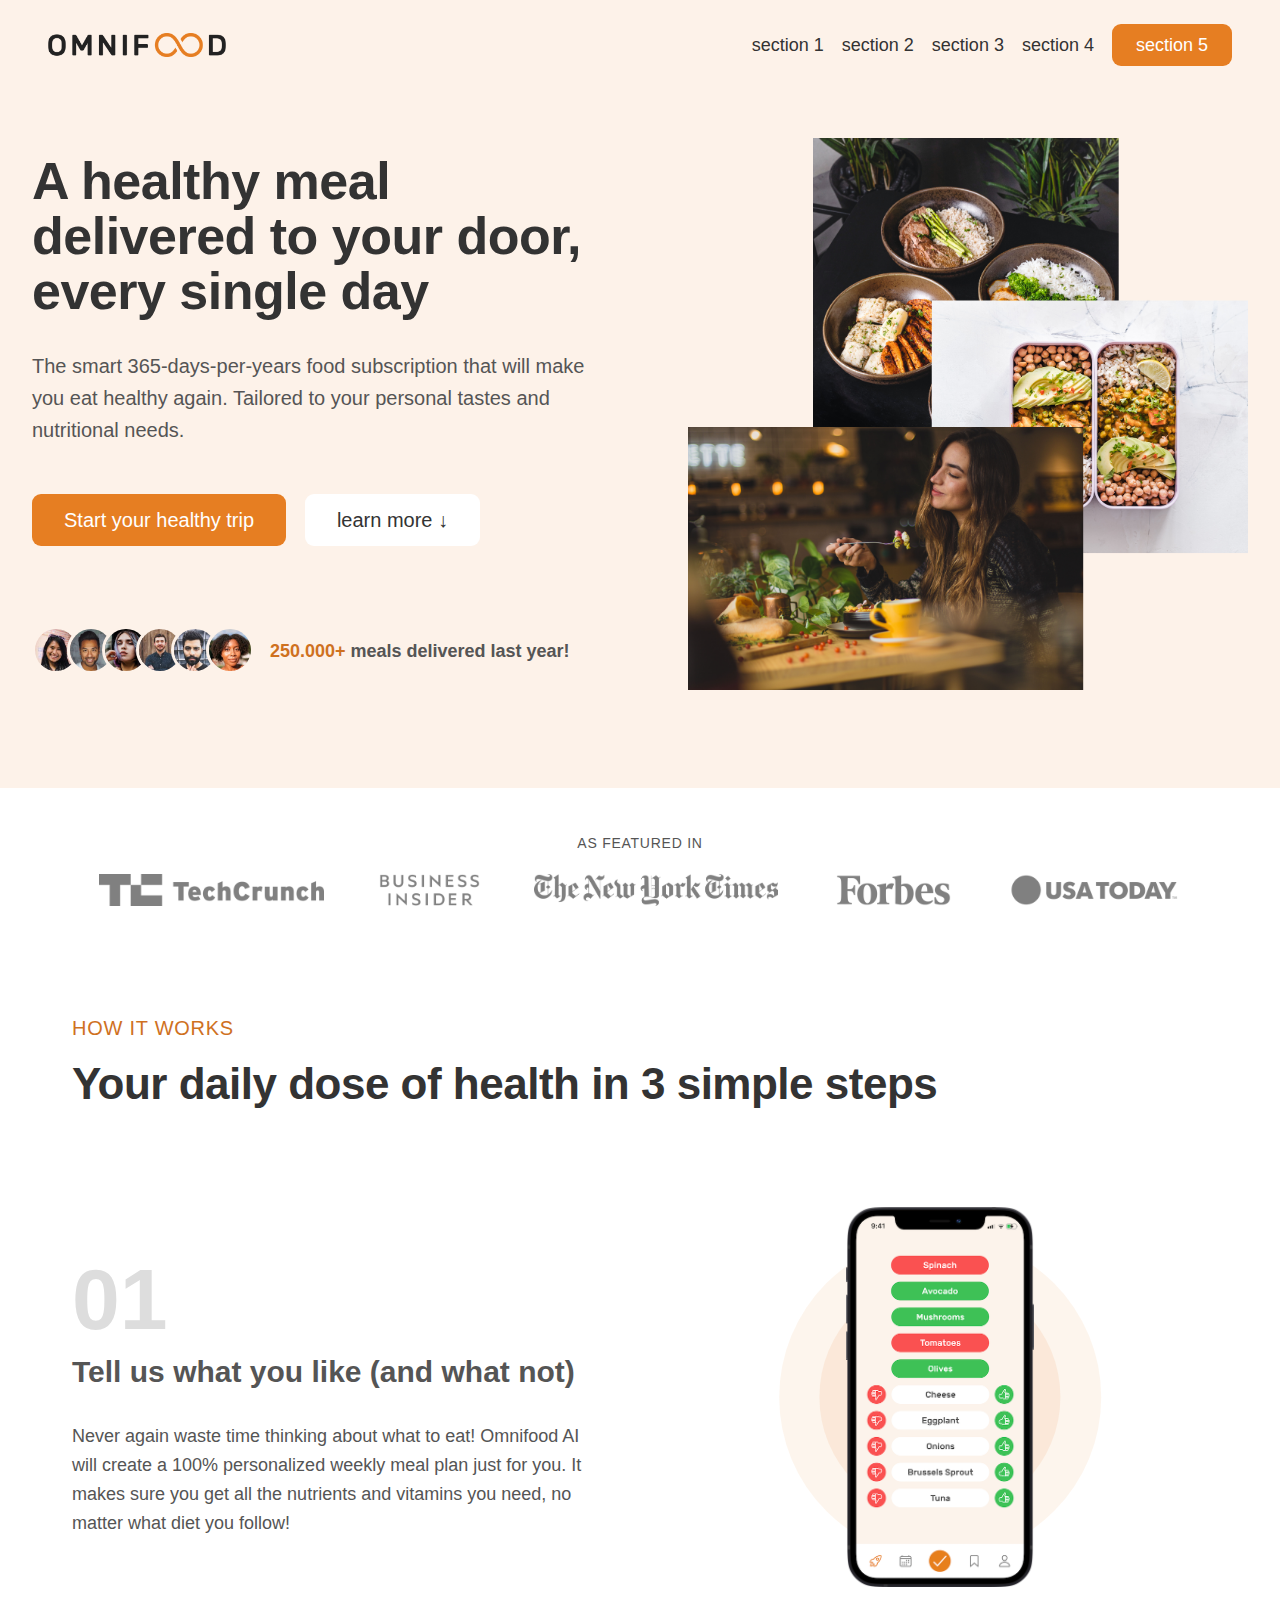
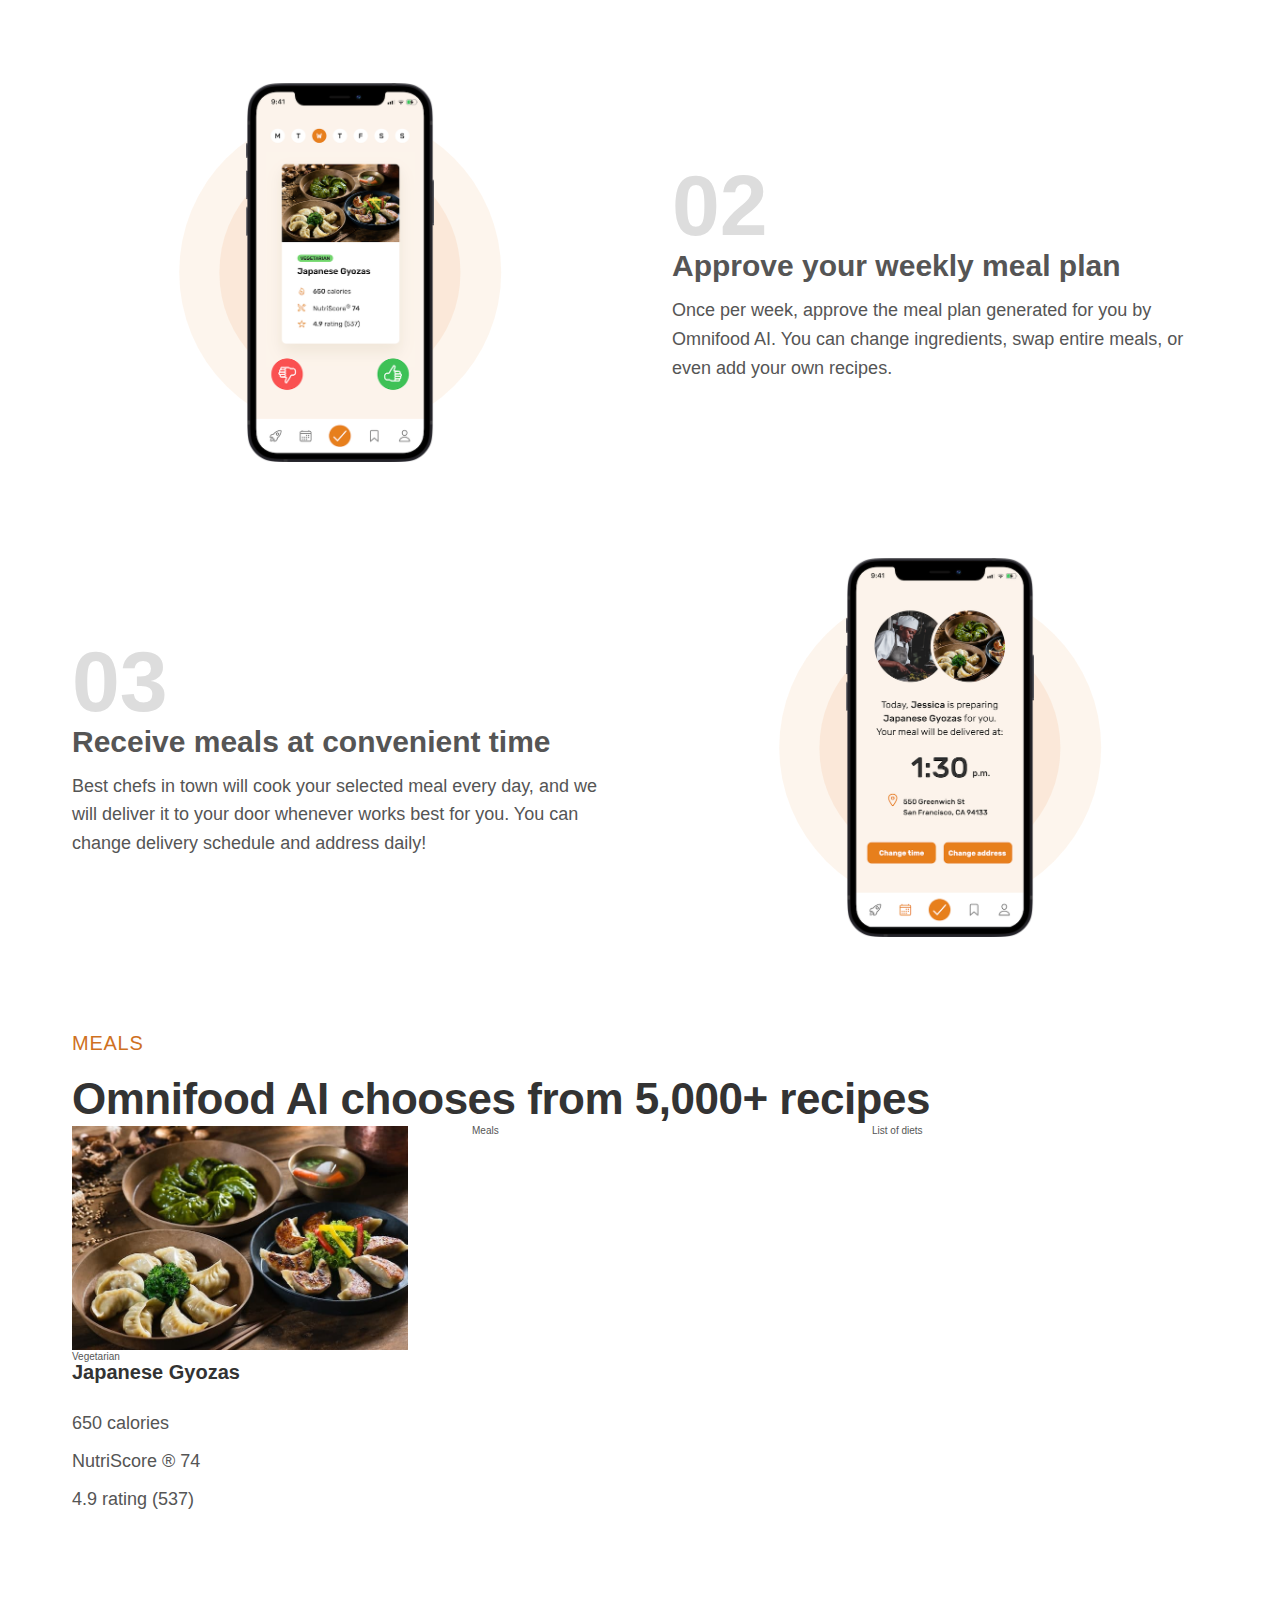
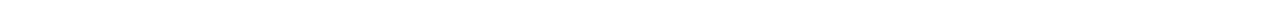
<file: 01_html_and_css/Ominfood_project/index.html>
<!DOCTYPE html>
<html lang="en">
  <head>
    <meta charset="UTF-8" />
    <meta name="viewport" content="width=device-width, initial-scale=1.0" />

    <link rel="stylesheet" href="css/library.css" />
    <link rel="stylesheet" href="css/style.css" />
    <title>Document</title>
  </head>
  <body>
    <!-- start the header  -->
    <header class="header">
      <img src="img/omnifood-logo.png" alt="omnifood-logo" class="logo" />
      <nav class="main-nav">
        <ul class="main-nav-list">
          <li><a href="#" class="main-nav-link">section 1</a></li>
          <li><a href="#" class="main-nav-link">section 2</a></li>
          <li><a href="#" class="main-nav-link">section 3</a></li>
          <li><a href="#" class="main-nav-link">section 4</a></li>
          <li><a href="#" class="main-nav-link nav-cta">section 5</a></li>
        </ul>
      </nav>
    </header>
    <!-- end the header  -->

    <!-- start the hero section  -->
    <main>
      <section class="hero-section">
        <div class="hero">
          <div class="hero-text-box">
            <h1 class="heading-primary mb-s">
              A healthy meal delivered to your door, every single day
            </h1>
            <p class="heading-description">
              The smart 365-days-per-years food subscription that will make you
              eat healthy again. Tailored to your personal tastes and
              nutritional needs.
            </p>
            <a href="#" class="btn btn-full mr-xs">Start your healthy trip</a>
            <a href="#" class="btn btn-outline">learn more &darr;</a>

            <div class="delivered-meals mt-xl">
              <div class="delivered-imgs">
                <img src="img/customers/customer-1.jpg" alt="Customer photo" />
                <img src="img/customers/customer-2.jpg" alt="Customer photo" />
                <img src="img/customers/customer-3.jpg" alt="Customer photo" />
                <img src="img/customers/customer-4.jpg" alt="Customer photo" />
                <img src="img/customers/customer-5.jpg" alt="Customer photo" />
                <img src="img/customers/customer-6.jpg" alt="Customer photo" />
              </div>
              <p class="delivered-text">
                <span>250.000+</span> meals delivered last year!
              </p>
            </div>
          </div>
          <div class="hero-img-box">
            <img src="img/hero.png" class="hero-img" alt="" />
          </div>
        </div>
      </section>
    </main>
    <!-- end the hero section -->

    <!-- Start Feature Section -->
    <section class="feature-section">
      <div class="container">
        <h2 class="feature-heading mb-xs">As featured in</h2>
        <div class="logos">
          <img src="img/logos/techcrunch.png" alt="techcrunch logo" />
          <img
            src="img/logos/business-insider.png"
            alt="Business Insider logo"
          />
          <img
            src="img/logos/the-new-york-times.png"
            alt="The New York Times logo"
          />
          <img src="img/logos/forbes.png" alt="Forbes logo" />
          <img src="img/logos/usa-today.png" alt="USA Today logo" />
        </div>
      </div>
    </section>
    <!-- End Feature Section -->

    <!-- Start how-it-work section -->
    <section class="how-section mt-xl">
      <div class="container">
        <span class="subheading">how it works</span>
        <h2 class="heading-secondary mb-xxl">
          Your daily dose of health in 3 simple steps
        </h2>
      </div>
      <div class="container grid grid-2-cols grid-center-v">
        <!--  Step 01 -->
        <div class="step-text-box">
          <p class="step-number mb-3">01</p>
          <h3 class="heading-ternairy mb-s">
            Tell us what you like (and what not)
          </h3>
          <p class="step-description">
            Never again waste time thinking about what to eat! Omnifood AI will
            create a 100% personalized weekly meal plan just for you. It makes
            sure you get all the nutrients and vitamins you need, no matter what
            diet you follow!
          </p>
        </div>
        <div class="step-img-box">
          <img
            src="img/app/app-screen-1.png"
            alt="tell us what you want "
            class="step-img"
          />
        </div>

        <!-- step 02 -->
        <div class="step-img-box">
          <img
            src="img/app/app-screen-2.png"
            alt="approve your weekly meal plan"
            class="step-img"
          />
        </div>
        <div class="step-text-box">
          <p class="step-number">02</p>
          <h3 class="heading-ternairy mb-3">Approve your weekly meal plan</h3>
          <p class="step-description">
            Once per week, approve the meal plan generated for you by Omnifood
            AI. You can change ingredients, swap entire meals, or even add your
            own recipes.
          </p>
        </div>

        <!--  Step 03-->
        <div class="step-text-box">
          <p class="step-number">03</p>
          <h3 class="heading-ternairy mb-3">
            Receive meals at convenient time
          </h3>
          <p class="step-description">
            Best chefs in town will cook your selected meal every day, and we
            will deliver it to your door whenever works best for you. You can
            change delivery schedule and address daily!
          </p>
        </div>
        <div class="step-img-box">
          <img
            src="img/app/app-screen-3.png"
            alt="recieve meals at convenient time"
            class="step-img"
          />
        </div>
      </div>
    </section>
    <!-- End how-it-work section  -->

    <!-- Start Meals Section -->
    <section class="meals-section">
      <div class="container">
        <span class="subheading">Meals</span>
        <h2 class="heading-secondary">
          Omnifood AI chooses from 5,000+ recipes
        </h2>
      </div>
      <div class="container grid grid-3-cols">
        <!-- meal-1 -->
        <div class="meal">
          <img
            src="img/meals/meal-1.jpg"
            class="meal-img"
            alt="Japanese Gyozas"
          />
          <span class="tag">Vegetarian</span>
          <p class="meal-title mb-s">Japanese Gyozas</p>
          <ul class="meal-attributes">
            <li class="meal-attribute">650 calories</li>
            <li class="meal-attribute">NutriScore &reg; 74</li>
            <li class="meal-attribute">4.9 rating (537)</li>
          </ul>
        </div>
        <!-- meal-2 -->
        <div class="meal">Meals</div>
        <div class="list">List of diets</div>
      </div>
    </section>
    <!-- End Meals Section -->

    <!-- Start Footer  -->
    <!-- End Footer  -->
  </body>
</html>
</file>
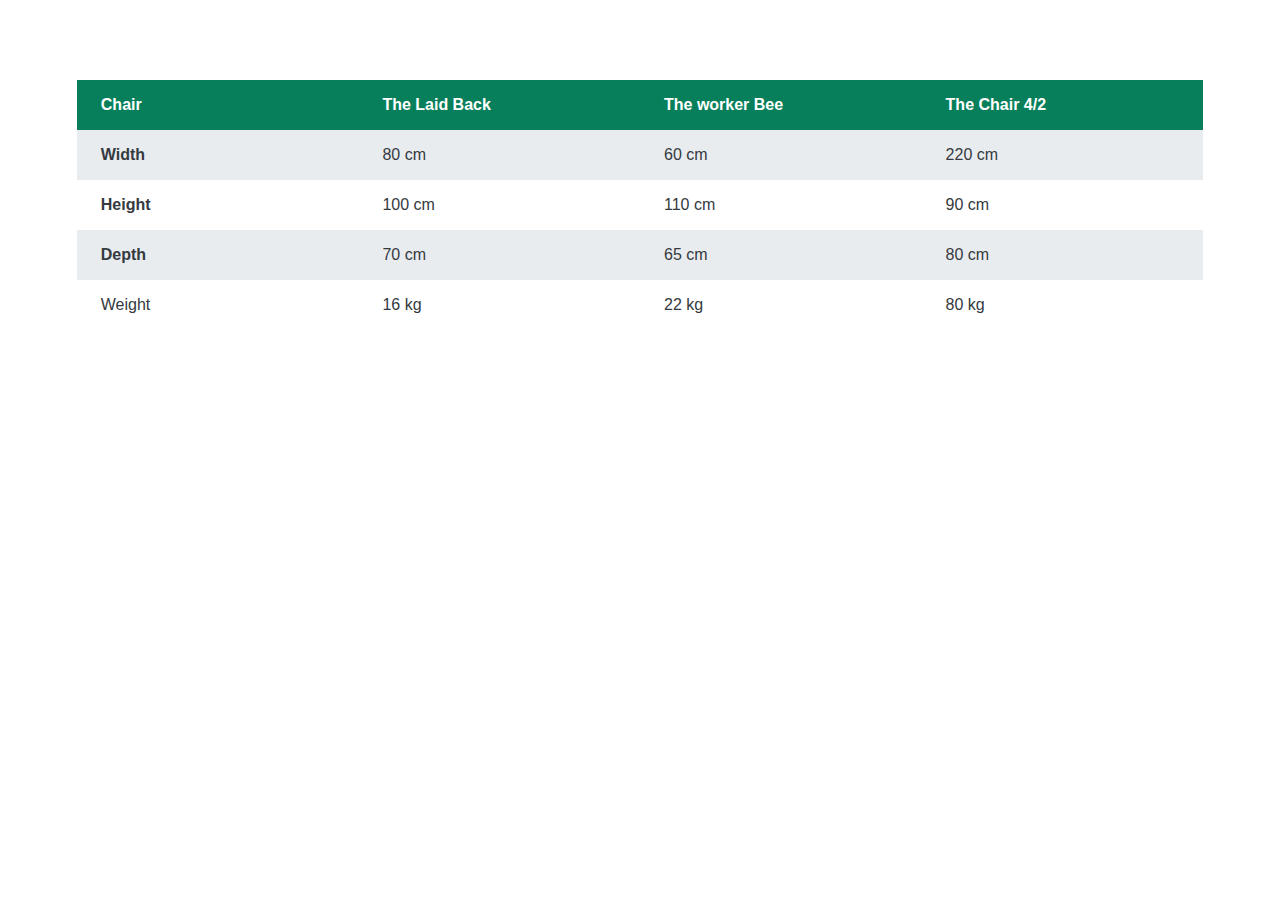
<file: 01_html_and_css/components/03_table/index.html>
<!DOCTYPE html>
<html lang="en">
  <head>
    <meta charset="UTF-8" />
    <meta name="viewport" content="width=device-width, initial-scale=1.0" />
    <link rel="stylesheet" href="./style.css" />
    <title>Table componenet</title>
  </head>
  <body>
    <div class="container">
      <!-- Start table  -->
      <table class="table">
        <thead >
          <tr>
            <th>Chair</th>
            <th>The Laid Back</th>
            <th>The worker Bee</th>
            <th>The Chair 4/2</th>
          </tr>
        </thead>
        <tbody >
          <tr>
            <th>Width</td>
            <td>80 cm</td>
            <td>60 cm</td>
            <td>220 cm</td>
          </tr>
          <tr >
            <th>Height</td>
            <td>100 cm</td>
            <td>110 cm</td>
            <td>90 cm</td>
          </tr>
          <tr >
            <th>Depth</td>
            <td>70 cm</td>
            <td>65 cm</td>
            <td>80 cm</td>
          </tr>
          <tr >
            <td>Weight</td>
            <td>16 kg</td>
            <td>22 kg</td>
            <td>80 kg</td>
          </tr>
        </tbody>
      </table>
      <!-- End Table  -->
    </div>
  </body>
</html>
</file>
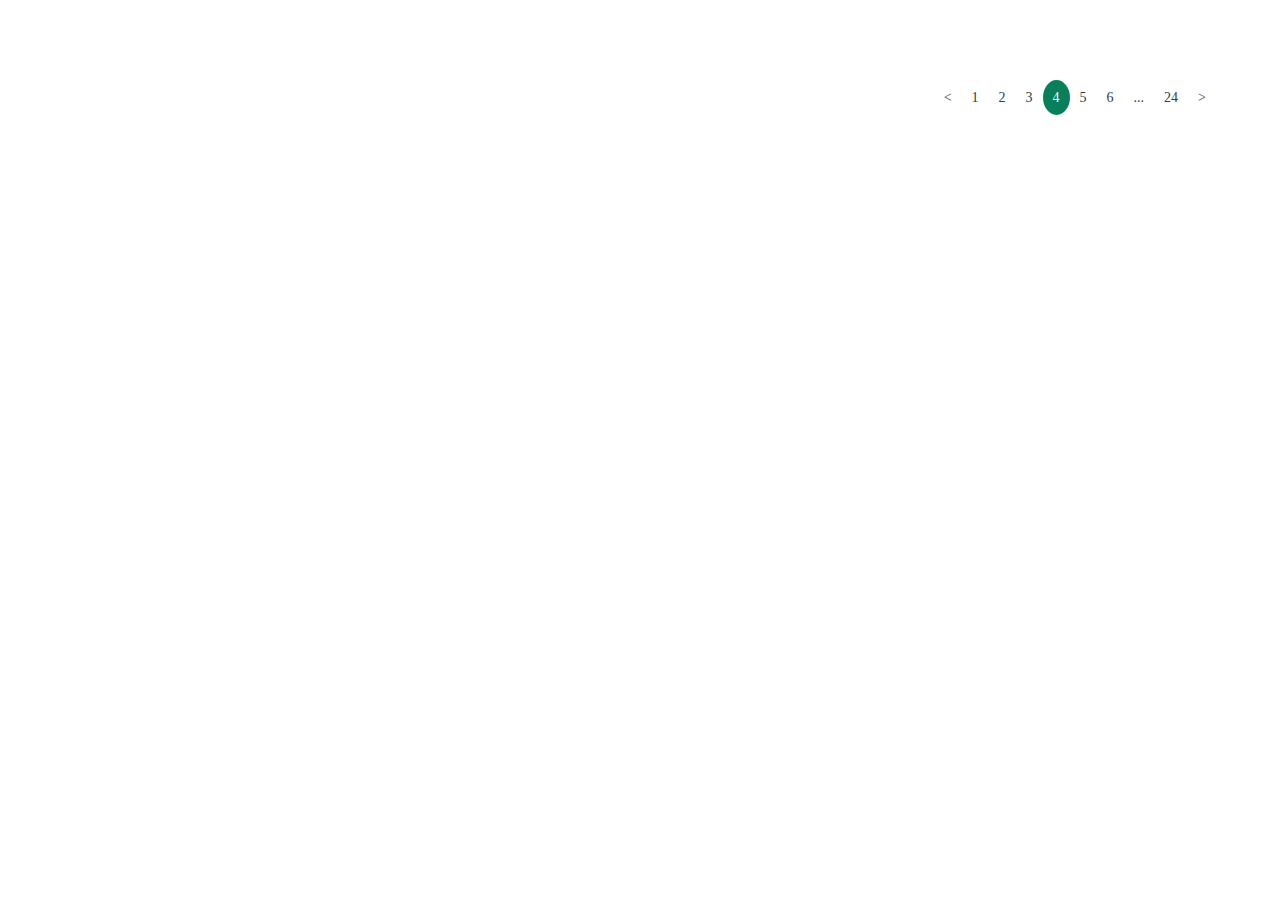
<file: 01_html_and_css/components/04_pagination/index.html>
<!DOCTYPE html>
<html lang="en">
  <head>
    <meta charset="UTF-8" />
    <meta name="viewport" content="width=device-width, initial-scale=1.0" />
    <link rel="stylesheet" href="style.css" />
    <title>Pagination</title>
  </head>
  <body>
    <div class="container">
      <ul class="pagination">
        <li class="pagination-start">&lt;</li>
        <li><a class="pagination-li" href="index.html?p=1">1</a></li>
        <li><a class="pagination-li" href="index.html?p=1">2</a></li>
        <li><a class="pagination-li" href="index.html?p=1">3</a></li>
        <li><a class="pagination-li active" href="index.html?p=1">4</a></li>
        <li><a class="pagination-li" href="index.html?p=1">5</a></li>
        <li><a class="pagination-li" href="index.html?p=1">6</a></li>
        <li><a class="pagination-li" href="index.html?p=1">...</a></li>
        <li><a class="pagination-li" href="index.html?p=1">24</a></li>
        <li class="pagination-end">&gt;</li>
      </ul>
    </div>
  </body>
</html>
</file>
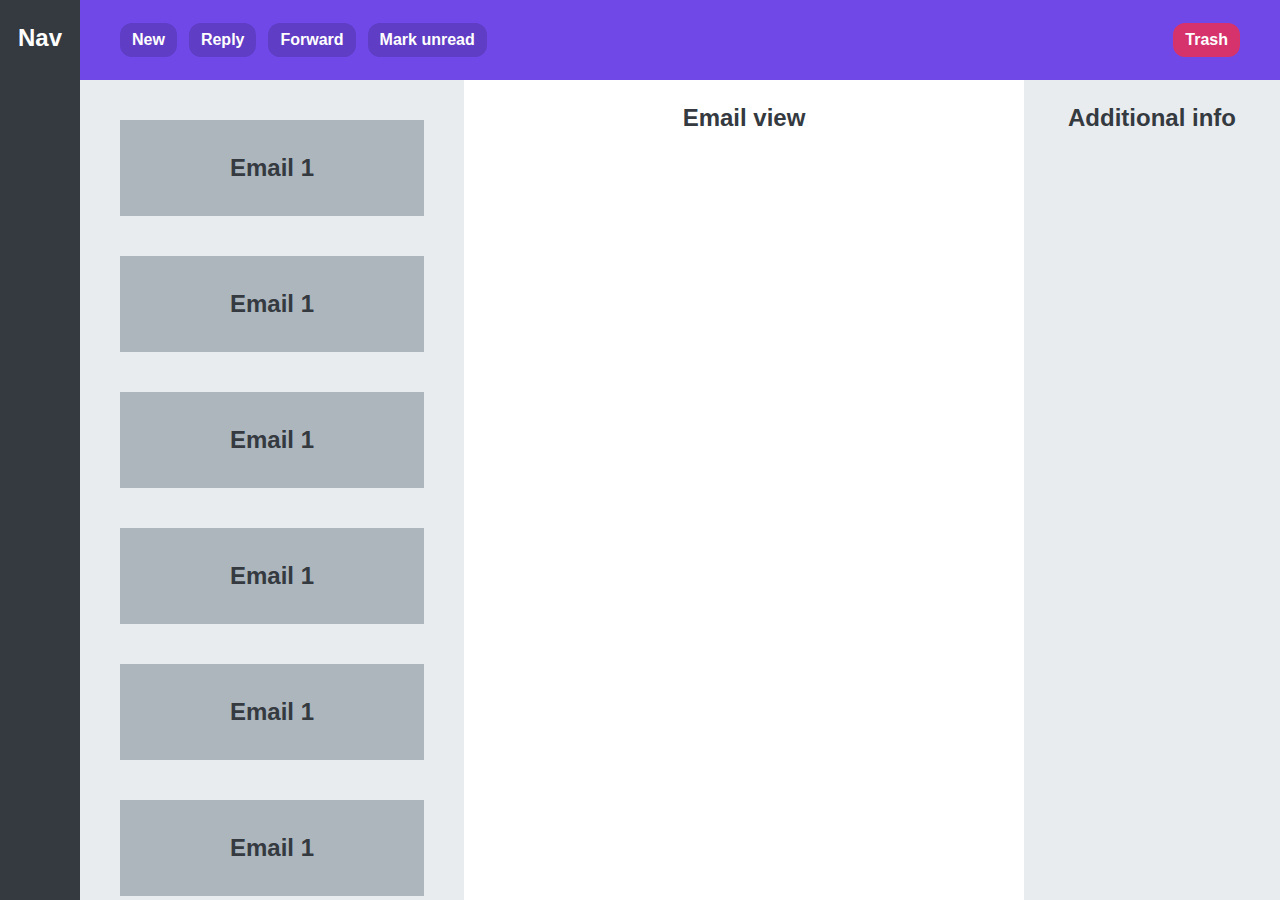
<file: 01_html_and_css/components/06_web_application_layout/index.html>
<!DOCTYPE html>
<html lang="en">
  <head>
    <meta charset="UTF-8" />
    <meta name="viewport" content="width=device-width, initial-scale=1.0" />
    <link rel="stylesheet" href="style.css" />
    <title>Web application layout</title>
  </head>
  <body>
    <!-- <div class="container">
      <nav class="main-nav">Nav</nav>
      <header class="row">
        <img src="" alt="" class="nav-logo" />

        <ul class="nav">
          <li><a href="" class="nav-li">New</a></li>
          <li><a href="" class="nav-li">Reply</a></li>
          <li><a href="" class="nav-li">Forward</a></li>
          <li><a href="" class="nav-li">Mark unread</a></li>
        </ul>
      </header>
      <div class="email-li"></div>
      <div class="email-view"></div>
      <div class="additional-info"></div>
    </div> -->
    <div class="container">
      <nav>Nav</nav>
      <menu>
        <button>New</button>
        <button>Reply</button>
        <button>Forward</button>
        <button>Mark unread</button>
        <button>Trash</button>
      </menu>
      <section>
        <div class="email">Email 1</div>
        <div class="email">Email 1</div>
        <div class="email">Email 1</div>
        <div class="email">Email 1</div>
        <div class="email">Email 1</div>
        <div class="email">Email 1</div>
        <div class="email">Email 1</div>
        <div class="email">Email 1</div>
        <div class="email">Email 1</div>
        <div class="email">Email 1</div>
        <div class="email">Email 1</div>
      </section>
      <main>Email view</main>
      <aside>Additional info</aside>
    </div>
  </body>
</html>
</file>
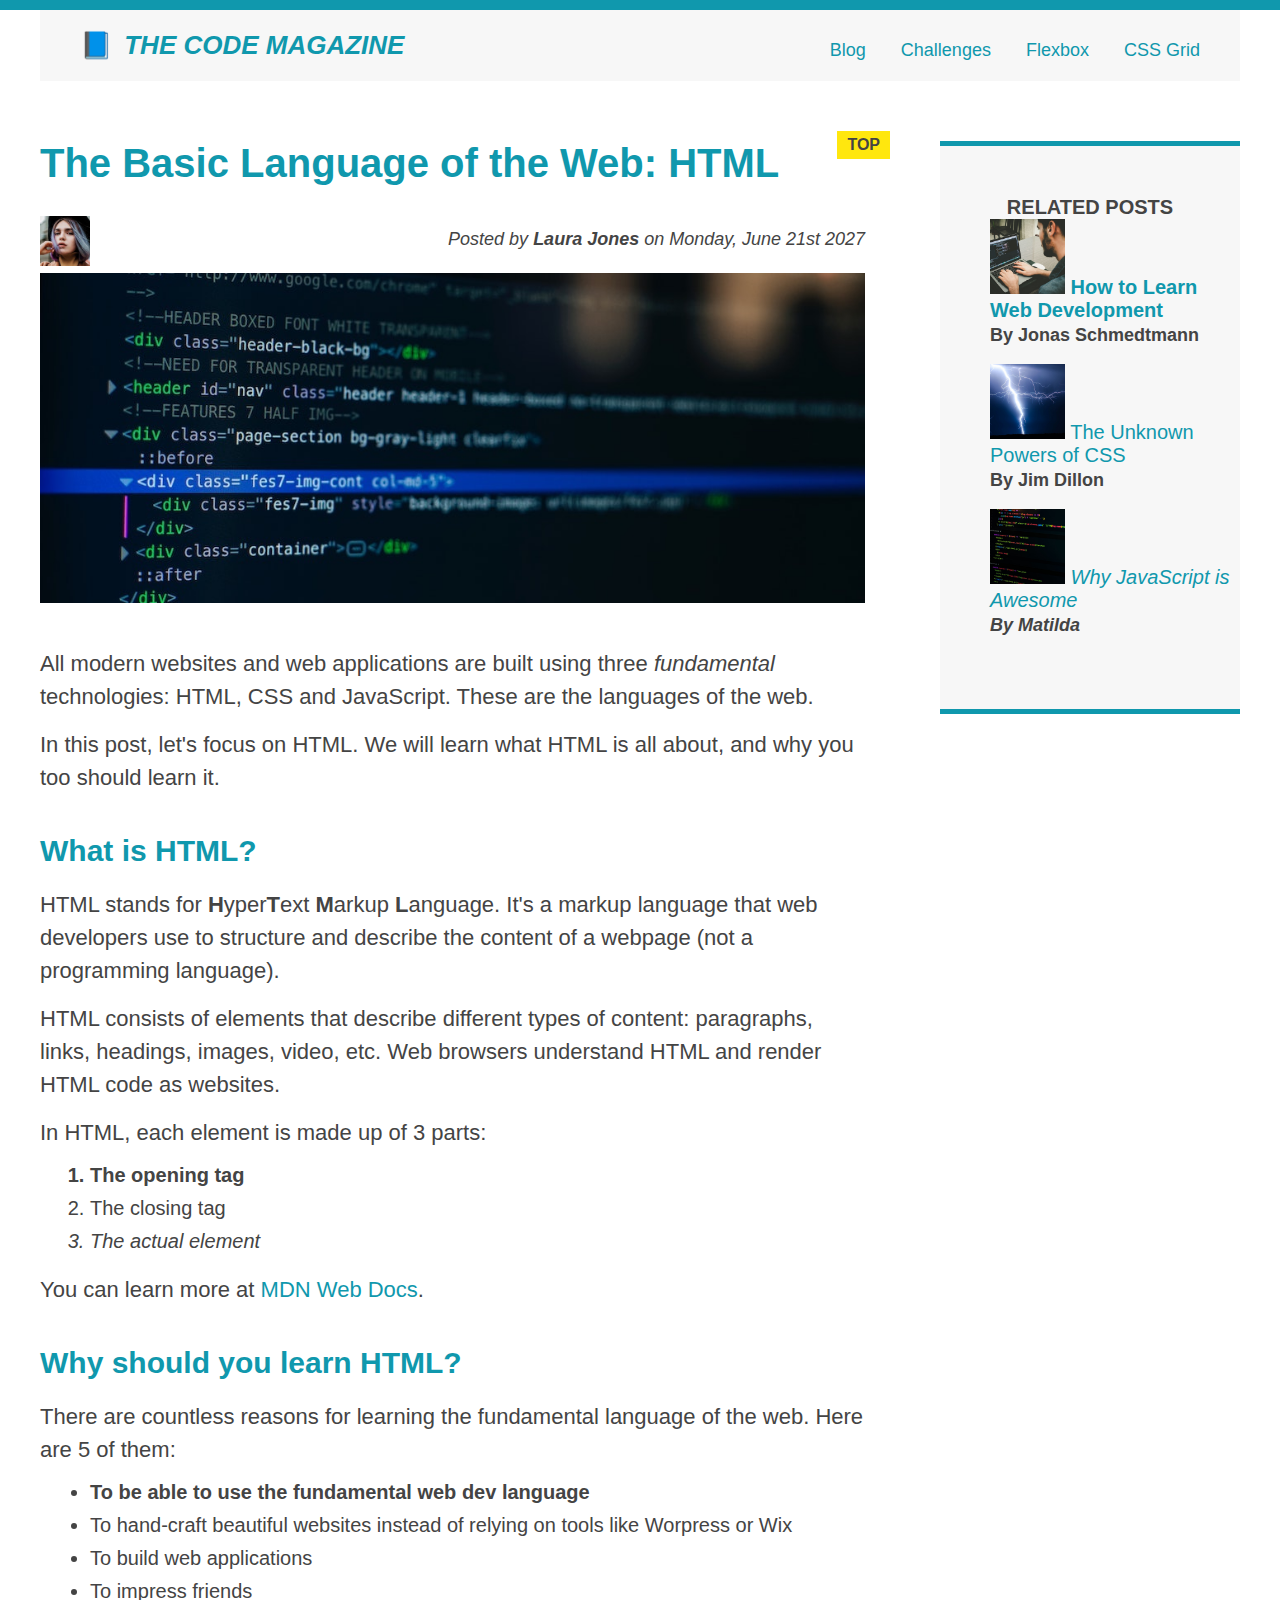
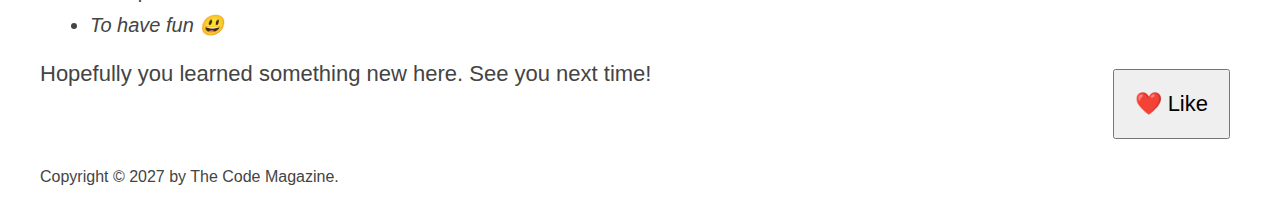
<file: 01_html_and_css/layouts/floats/index.html>
<!DOCTYPE html>
<html lang="en">
  <head>
    <meta charset="UTF-8" />
    <link href="style.css" rel="stylesheet" />

    <title>The Basic Language of the Web: HTML</title>
  </head>

  <body>
    <!--
    <h1>The Basic Language of the Web: HTML</h1>
    <h2>The Basic Language of the Web: HTML</h2>
    <h3>The Basic Language of the Web: HTML</h3>
    <h4>The Basic Language of the Web: HTML</h4>
    <h5>The Basic Language of the Web: HTML</h5>
    <h6>The Basic Language of the Web: HTML</h6>
    -->

    <div class="container">
      <header class="main-header clearfix">
        <h1>📘 The Code Magazine</h1>

        <nav>
          <!-- <strong>This is the navigation</strong> -->
          <a href="blog.html">Blog</a>
          <a href="#">Challenges</a>
          <a href="#">Flexbox</a>
          <a href="#">CSS Grid</a>
        </nav>
      </header>

      <article>
        <header class="post-header">
          <h2>The Basic Language of the Web: HTML</h2>

          <img
            src="../img/laura-jones.jpg"
            alt="Headshot of Laura Jones"
            height="50"
            width="50"
            class="author-imag"
          />

          <p id="author" class="author">
            Posted by <strong>Laura Jones</strong> on Monday, June 21st 2027
          </p>

          <img
            src="../img/post-img.jpg"
            alt="HTML code on a screen"
            width="500"
            height="200"
            class="post-img"
          />
          <button>❤️ Like</button>
        </header>

        <p>
          All modern websites and web applications are built using three
          <em>fundamental</em>
          technologies: HTML, CSS and JavaScript. These are the languages of the
          web.
        </p>

        <p>
          In this post, let's focus on HTML. We will learn what HTML is all
          about, and why you too should learn it.
        </p>

        <h3>What is HTML?</h3>
        <p>
          HTML stands for <strong>H</strong>yper<strong>T</strong>ext
          <strong>M</strong>arkup <strong>L</strong>anguage. It's a markup
          language that web developers use to structure and describe the content
          of a webpage (not a programming language).
        </p>
        <p>
          HTML consists of elements that describe different types of content:
          paragraphs, links, headings, images, video, etc. Web browsers
          understand HTML and render HTML code as websites.
        </p>
        <p>In HTML, each element is made up of 3 parts:</p>

        <ol>
          <li class="first-li">The opening tag</li>
          <li>The closing tag</li>
          <li>The actual element</li>
        </ol>

        <p>
          You can learn more at
          <a
            href="https://developer.mozilla.org/en-US/docs/Web/HTML"
            target="_blank"
            >MDN Web Docs</a
          >.
        </p>

        <h3>Why should you learn HTML?</h3>

        <p>
          There are countless reasons for learning the fundamental language of
          the web. Here are 5 of them:
        </p>

        <ul>
          <li class="first-li">
            To be able to use the fundamental web dev language
          </li>
          <li>
            To hand-craft beautiful websites instead of relying on tools like
            Worpress or Wix
          </li>
          <li>To build web applications</li>
          <li>To impress friends</li>
          <li>To have fun 😃</li>
        </ul>

        <p>Hopefully you learned something new here. See you next time!</p>
      </article>

      <aside>
        <h4>Related posts</h4>

        <ul class="related">
          <li>
            <img
              src="../img/related-1.jpg"
              alt="Person programming"
              width="75"
              height="75"
            />
            <a href="#">How to Learn Web Development</a>
            <p class="related-author">By Jonas Schmedtmann</p>
          </li>
          <li>
            <img
              src="../img/related-2.jpg"
              alt="Lightning"
              width="75"
              height="75"
            />
            <a href="#">The Unknown Powers of CSS</a>
            <p class="related-author">By Jim Dillon</p>
          </li>
          <li>
            <img
              src="../img/related-3.jpg"
              alt="JavaScript code on a screen"
              width="75"
              height="75"
            />
            <a href="#">Why JavaScript is Awesome</a>
            <p class="related-author">By Matilda</p>
          </li>
        </ul>
      </aside>

      <footer>
        <p id="copyright" class="copyright text">
          Copyright &copy; 2027 by The Code Magazine.
        </p>
      </footer>
    </div>
  </body>
</html>
</file>
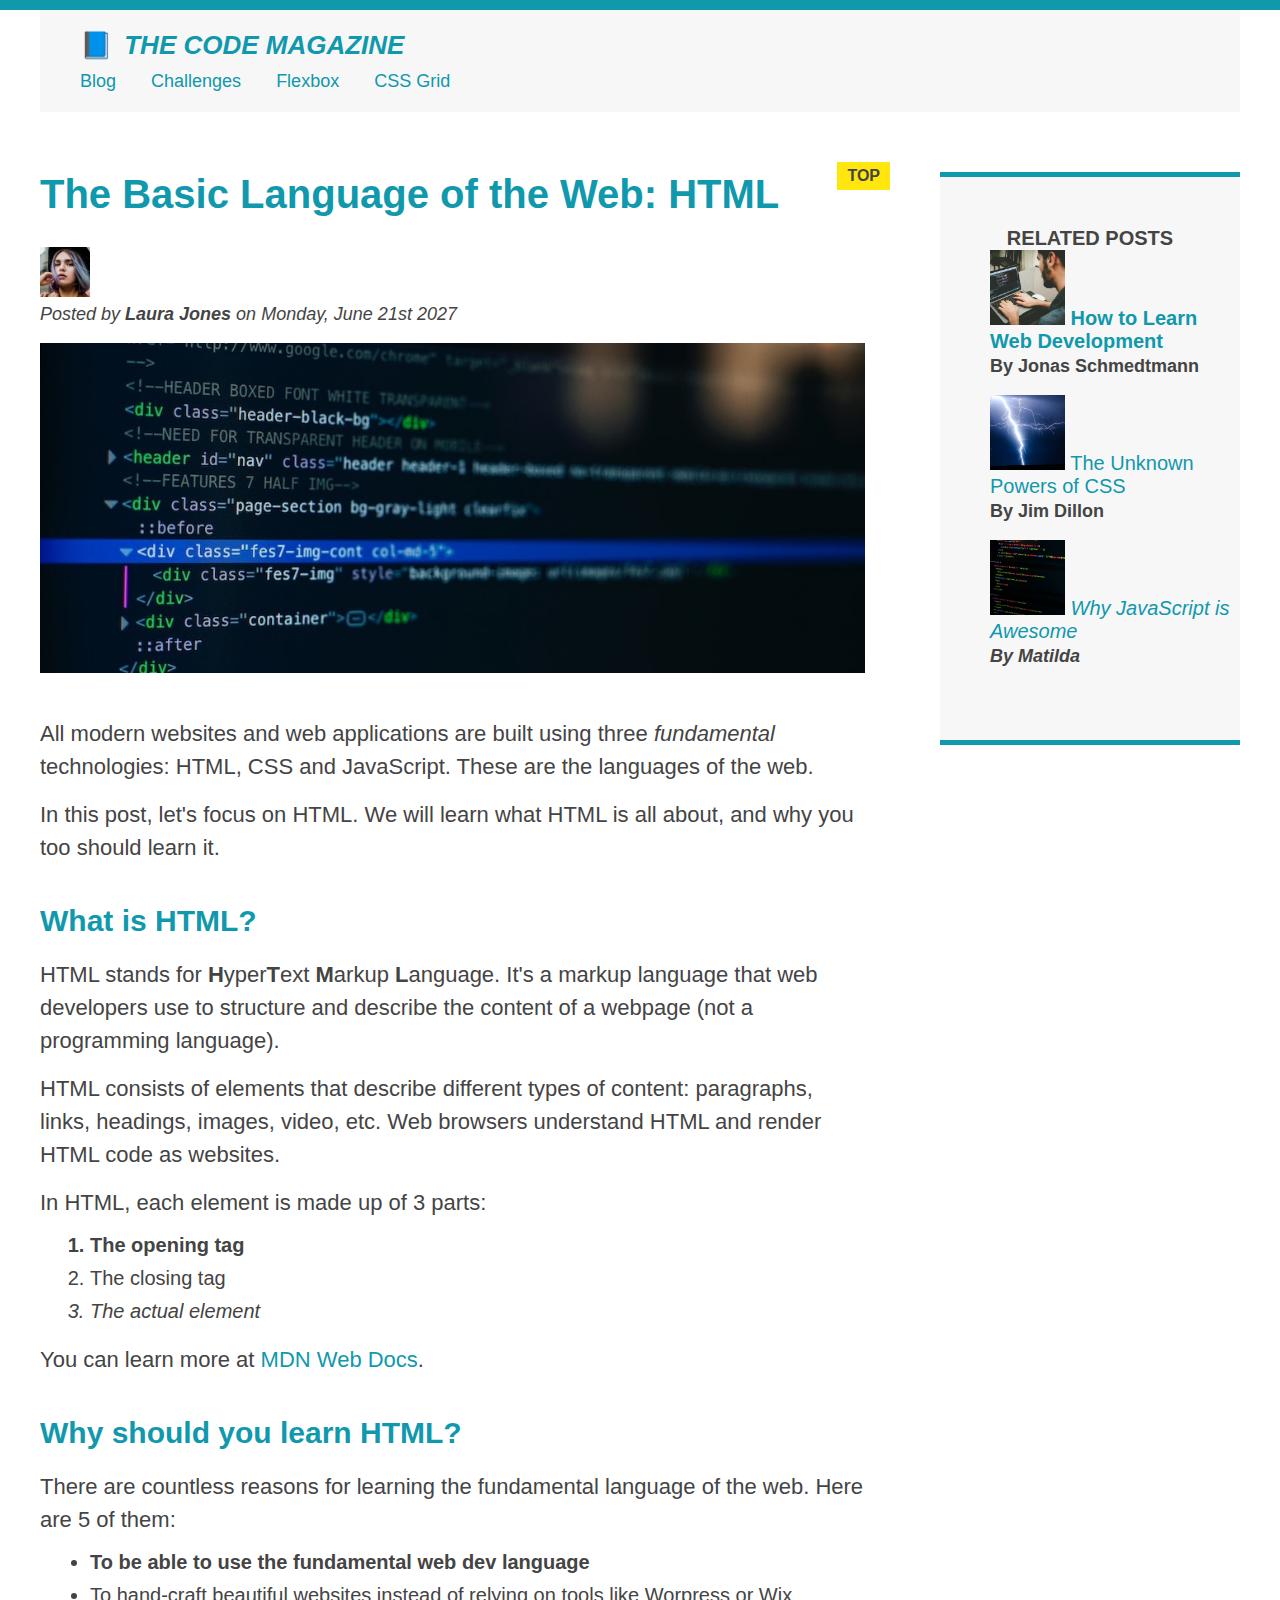
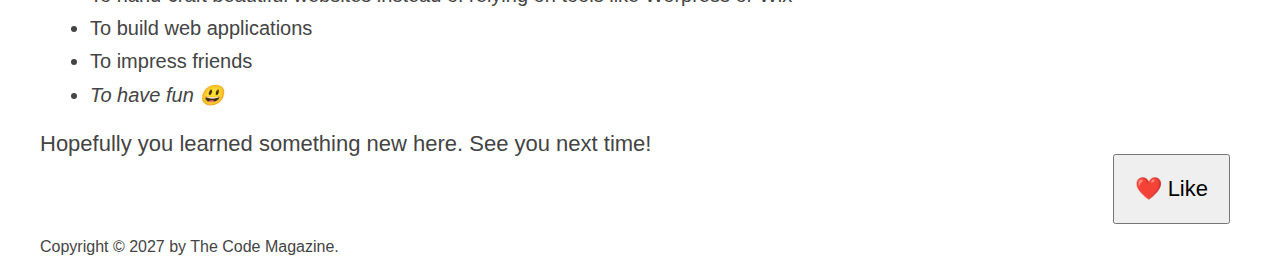
<file: 01_html_and_css/layouts/grid/index.html>
<!DOCTYPE html>
<html lang="en">
  <head>
    <meta charset="UTF-8" />
    <link href="style.css" rel="stylesheet" />

    <title>The Basic Language of the Web: HTML</title>
  </head>

  <body>
    <!--
    <h1>The Basic Language of the Web: HTML</h1>
    <h2>The Basic Language of the Web: HTML</h2>
    <h3>The Basic Language of the Web: HTML</h3>
    <h4>The Basic Language of the Web: HTML</h4>
    <h5>The Basic Language of the Web: HTML</h5>
    <h6>The Basic Language of the Web: HTML</h6>
    -->

    <div class="container">
      <header class="main-header">
        <h1>📘 The Code Magazine</h1>

        <nav>
          <!-- <strong>This is the navigation</strong> -->
          <a href="blog.html">Blog</a>
          <a href="#">Challenges</a>
          <a href="#">Flexbox</a>
          <a href="#">CSS Grid</a>
        </nav>
      </header>

      <article>
        <header class="post-header">
          <h2>The Basic Language of the Web: HTML</h2>

          <img
            src="../img/laura-jones.jpg"
            alt="Headshot of Laura Jones"
            height="50"
            width="50"
          />

          <p id="author">
            Posted by <strong>Laura Jones</strong> on Monday, June 21st 2027
          </p>

          <img
            src="../img/post-img.jpg"
            alt="HTML code on a screen"
            width="500"
            height="200"
            class="post-img"
          />
          <button>❤️ Like</button>
        </header>

        <p>
          All modern websites and web applications are built using three
          <em>fundamental</em>
          technologies: HTML, CSS and JavaScript. These are the languages of the
          web.
        </p>

        <p>
          In this post, let's focus on HTML. We will learn what HTML is all
          about, and why you too should learn it.
        </p>

        <h3>What is HTML?</h3>
        <p>
          HTML stands for <strong>H</strong>yper<strong>T</strong>ext
          <strong>M</strong>arkup <strong>L</strong>anguage. It's a markup
          language that web developers use to structure and describe the content
          of a webpage (not a programming language).
        </p>
        <p>
          HTML consists of elements that describe different types of content:
          paragraphs, links, headings, images, video, etc. Web browsers
          understand HTML and render HTML code as websites.
        </p>
        <p>In HTML, each element is made up of 3 parts:</p>

        <ol>
          <li class="first-li">The opening tag</li>
          <li>The closing tag</li>
          <li>The actual element</li>
        </ol>

        <p>
          You can learn more at
          <a
            href="https://developer.mozilla.org/en-US/docs/Web/HTML"
            target="_blank"
            >MDN Web Docs</a
          >.
        </p>

        <h3>Why should you learn HTML?</h3>

        <p>
          There are countless reasons for learning the fundamental language of
          the web. Here are 5 of them:
        </p>

        <ul>
          <li class="first-li">
            To be able to use the fundamental web dev language
          </li>
          <li>
            To hand-craft beautiful websites instead of relying on tools like
            Worpress or Wix
          </li>
          <li>To build web applications</li>
          <li>To impress friends</li>
          <li>To have fun 😃</li>
        </ul>

        <p>Hopefully you learned something new here. See you next time!</p>
      </article>

      <aside>
        <h4>Related posts</h4>

        <ul class="related">
          <li>
            <img
              src="../img/related-1.jpg"
              alt="Person programming"
              width="75"
              height="75"
            />
            <a href="#">How to Learn Web Development</a>
            <p class="related-author">By Jonas Schmedtmann</p>
          </li>
          <li>
            <img
              src="../img/related-2.jpg"
              alt="Lightning"
              width="75"
              height="75"
            />
            <a href="#">The Unknown Powers of CSS</a>
            <p class="related-author">By Jim Dillon</p>
          </li>
          <li>
            <img
              src="../img/related-3.jpg"
              alt="JavaScript code on a screen"
              width="75"
              height="75"
            />
            <a href="#">Why JavaScript is Awesome</a>
            <p class="related-author">By Matilda</p>
          </li>
        </ul>
      </aside>

      <footer>
        <p id="copyright" class="copyright text">
          Copyright &copy; 2027 by The Code Magazine.
        </p>
      </footer>
    </div>
  </body>
</html>
</file>
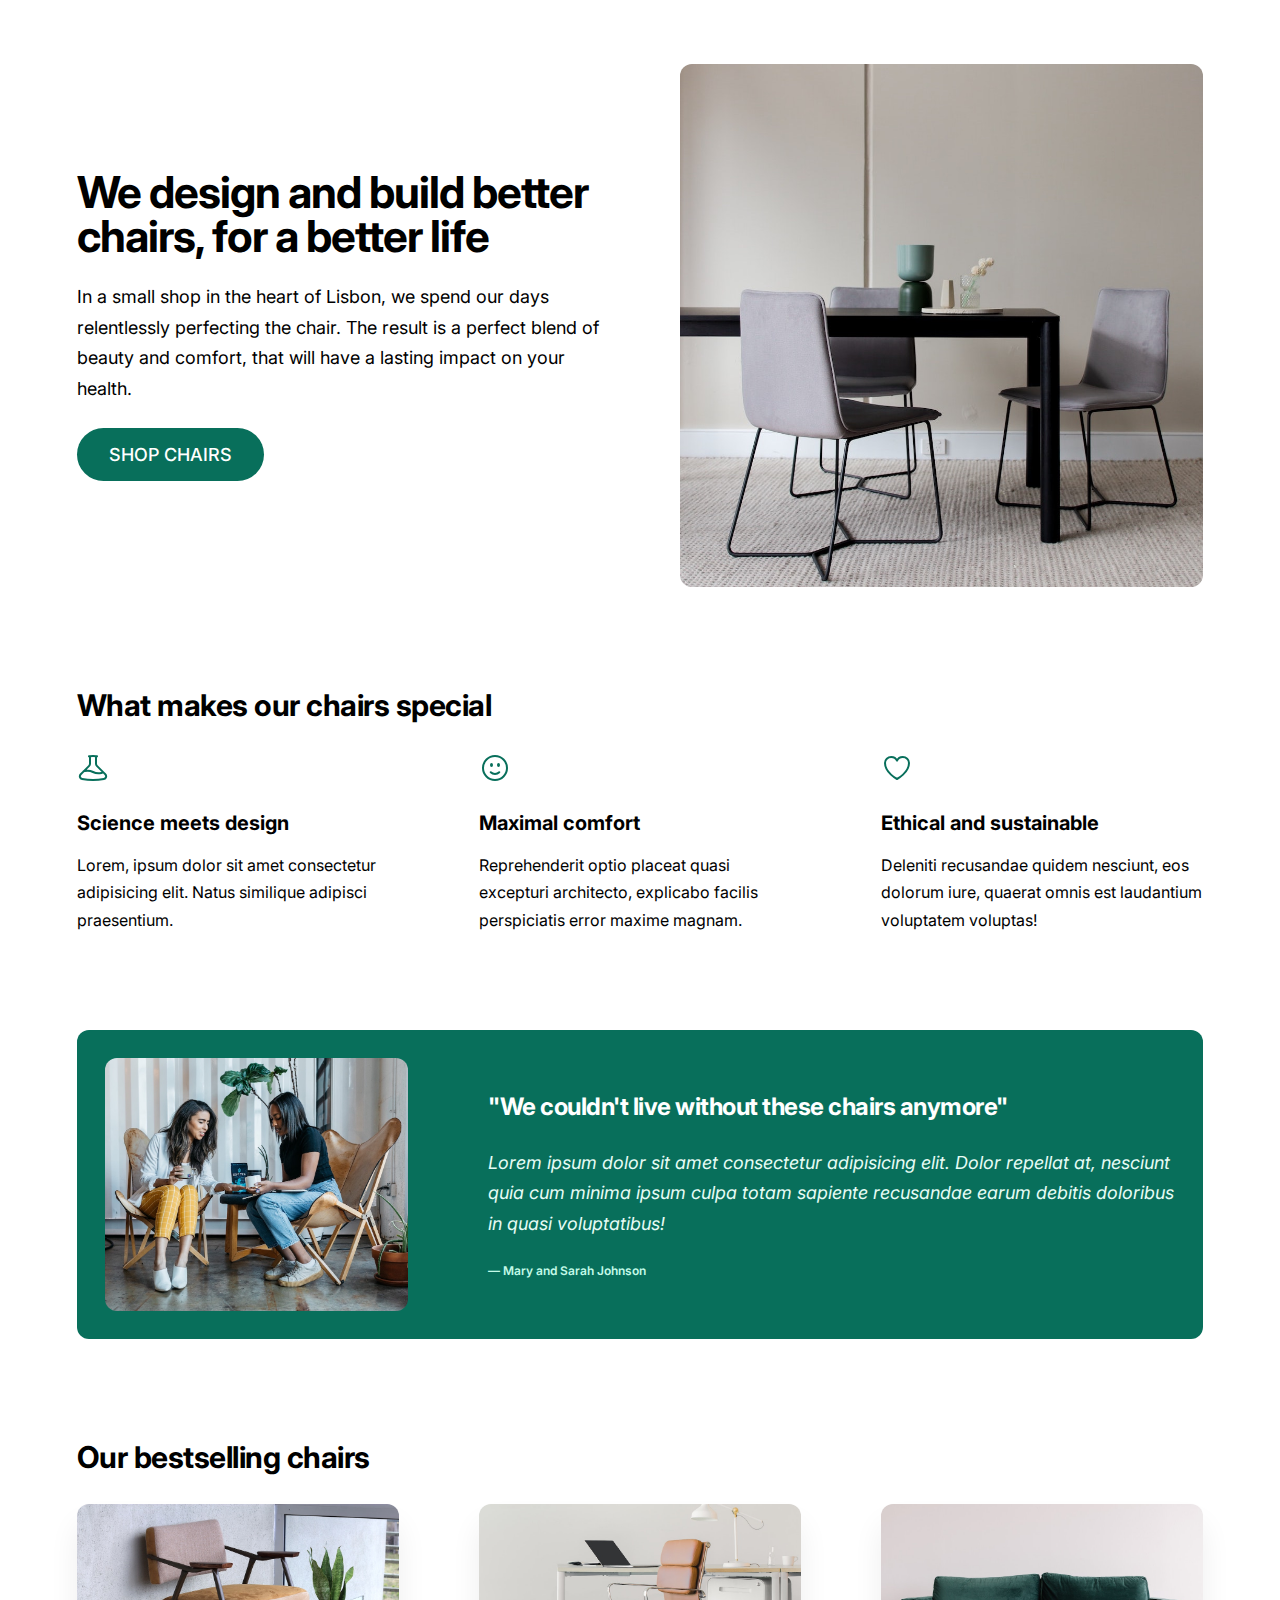
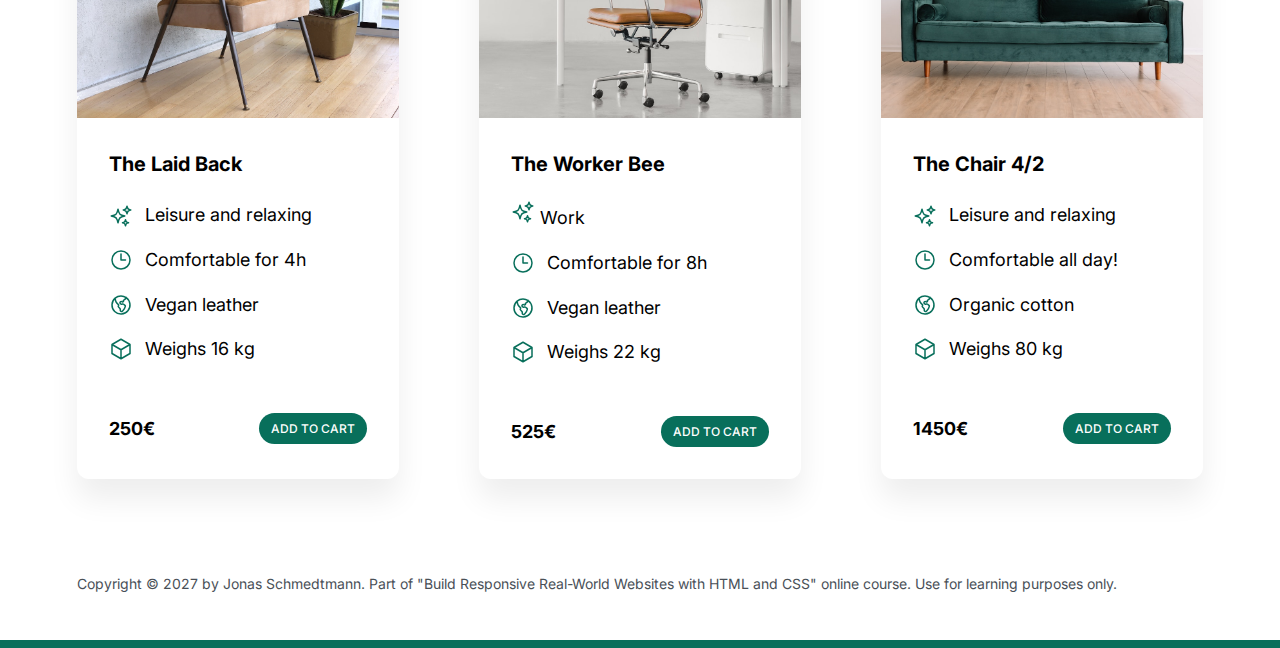
<file: 01_html_and_css/web_design_rules_and_frameword/code/index.html>
<!DOCTYPE html>
<html lang="en">
  <head>
    <meta charset="UTF-8" />
    <meta http-equiv="X-UA-Compatible" content="IE=edge" />
    <meta name="viewport" content="width=device-width, initial-scale=1.0" />

    <!-- Inter Google font  -->
    <link rel="preconnect" href="https://fonts.googleapis.com" />
    <link rel="preconnect" href="https://fonts.gstatic.com" crossorigin />
    <link
      href="https://fonts.googleapis.com/css2?family=Inter:ital,opsz,wght@0,14..32,100..900;1,14..32,100..900&display=swap"
      rel="stylesheet"
    />

    <!-- CSS style sheet -->
    <link rel="stylesheet" href="style.css" />
    <title>Lisbon Chair Shop</title>
  </head>
  <body>
    <div class="container">
      <header>
        <div class="header-text-box">
          <h1>We design and build better chairs, for a better life</h1>
          <p class="header-text">
            In a small shop in the heart of Lisbon, we spend our days
            relentlessly perfecting the chair. The result is a perfect blend of
            beauty and comfort, that will have a lasting impact on your health.
          </p>
          <a class="btn btn--big" href="#">Shop chairs</a>
        </div>
        <img src="hero.jpg" alt="Photo" />
      </header>

      <section>
        <h2>What makes our chairs special</h2>
        <div class="grid-3-cols">
          <div>
            <!-- svg icon -->
            <svg
              xmlns="http://www.w3.org/2000/svg"
              class="features-icon"
              fill="none"
              viewBox="0 0 24 24"
              stroke-width="1.5"
              stroke="currentColor"
              class="size-6"
            >
              <path
                stroke-linecap="round"
                stroke-linejoin="round"
                d="M9.75 3.104v5.714a2.25 2.25 0 0 1-.659 1.591L5 14.5M9.75 3.104c-.251.023-.501.05-.75.082m.75-.082a24.301 24.301 0 0 1 4.5 0m0 0v5.714c0 .597.237 1.17.659 1.591L19.8 15.3M14.25 3.104c.251.023.501.05.75.082M19.8 15.3l-1.57.393A9.065 9.065 0 0 1 12 15a9.065 9.065 0 0 0-6.23-.693L5 14.5m14.8.8 1.402 1.402c1.232 1.232.65 3.318-1.067 3.611A48.309 48.309 0 0 1 12 21c-2.773 0-5.491-.235-8.135-.687-1.718-.293-2.3-2.379-1.067-3.61L5 14.5"
              />
            </svg>
            <!-- svg icon  -->
            <p class="features-title"><strong>Science meets design</strong></p>
            <p class="features-text">
              Lorem, ipsum dolor sit amet consectetur adipisicing elit. Natus
              similique adipisci praesentium.
            </p>
          </div>

          <div>
            <!-- start feature icon -->
            <svg
              xmlns="http://www.w3.org/2000/svg"
              class="features-icon"
              fill="none"
              viewBox="0 0 24 24"
              stroke-width="1.5"
              stroke="currentColor"
              class="size-6"
            >
              <path
                stroke-linecap="round"
                stroke-linejoin="round"
                d="M15.182 15.182a4.5 4.5 0 0 1-6.364 0M21 12a9 9 0 1 1-18 0 9 9 0 0 1 18 0ZM9.75 9.75c0 .414-.168.75-.375.75S9 10.164 9 9.75 9.168 9 9.375 9s.375.336.375.75Zm-.375 0h.008v.015h-.008V9.75Zm5.625 0c0 .414-.168.75-.375.75s-.375-.336-.375-.75.168-.75.375-.75.375.336.375.75Zm-.375 0h.008v.015h-.008V9.75Z"
              />
            </svg>

            <!-- end feature icon -->
            <p class="features-title">
              <strong>Maximal comfort</strong>
            </p>
            <p class="features-text">
              Reprehenderit optio placeat quasi excepturi architecto, explicabo
              facilis perspiciatis error maxime magnam.
            </p>
          </div>

          <div>
            <!-- start feature icon  -->
            <svg
              xmlns="http://www.w3.org/2000/svg"
              class="features-icon"
              fill="none"
              viewBox="0 0 24 24"
              stroke-width="1.5"
              stroke="currentColor"
              class="size-6"
            >
              <path
                stroke-linecap="round"
                stroke-linejoin="round"
                d="M21 8.25c0-2.485-2.099-4.5-4.688-4.5-1.935 0-3.597 1.126-4.312 2.733-.715-1.607-2.377-2.733-4.313-2.733C5.1 3.75 3 5.765 3 8.25c0 7.22 9 12 9 12s9-4.78 9-12Z"
              />
            </svg>

            <!-- End feature icon  -->
            <p class="features-title">
              <strong>Ethical and sustainable</strong>
            </p>
            <p class="features-text">
              Deleniti recusandae quidem nesciunt, eos dolorum iure, quaerat
              omnis est laudantium voluptatem voluptas!
            </p>
          </div>
        </div>
      </section>

      <section class="testimonial-section">
        <div class="grid-3-cols">
          <img src="customers.jpg" alt="People sitting on chairs" />
          <div class="testimonial-box">
            <h2>"We couldn't live without these chairs anymore"</h2>
            <blockquote class="testimonial-text">
              Lorem ipsum dolor sit amet consectetur adipisicing elit. Dolor
              repellat at, nesciunt quia cum minima ipsum culpa totam sapiente
              recusandae earum debitis doloribus in quasi voluptatibus!
            </blockquote>
            <p class="testimonial-author">&mdash; Mary and Sarah Johnson</p>
          </div>
        </div>
      </section>

      <section>
        <h2>Our bestselling chairs</h2>
        <div class="grid-3-cols">
          <figure class="chair">
            <img src="chair-1.jpg" alt="Chair" />
            <div class="chair-box">
              <h3>The Laid Back</h3>
              <ul class="chair-details">
                <li>
                  <svg
                    xmlns="http://www.w3.org/2000/svg"
                    class="chair-icon"
                    fill="none"
                    viewBox="0 0 24 24"
                    stroke-width="1.5"
                    stroke="currentColor"
                    class="size-6"
                  >
                    <path
                      stroke-linecap="round"
                      stroke-linejoin="round"
                      d="M9.813 15.904 9 18.75l-.813-2.846a4.5 4.5 0 0 0-3.09-3.09L2.25 12l2.846-.813a4.5 4.5 0 0 0 3.09-3.09L9 5.25l.813 2.846a4.5 4.5 0 0 0 3.09 3.09L15.75 12l-2.846.813a4.5 4.5 0 0 0-3.09 3.09ZM18.259 8.715 18 9.75l-.259-1.035a3.375 3.375 0 0 0-2.455-2.456L14.25 6l1.036-.259a3.375 3.375 0 0 0 2.455-2.456L18 2.25l.259 1.035a3.375 3.375 0 0 0 2.456 2.456L21.75 6l-1.035.259a3.375 3.375 0 0 0-2.456 2.456ZM16.894 20.567 16.5 21.75l-.394-1.183a2.25 2.25 0 0 0-1.423-1.423L13.5 18.75l1.183-.394a2.25 2.25 0 0 0 1.423-1.423l.394-1.183.394 1.183a2.25 2.25 0 0 0 1.423 1.423l1.183.394-1.183.394a2.25 2.25 0 0 0-1.423 1.423Z"
                    />
                  </svg>

                  <!-- Span is a generic INLINE text element, it doesn't have any meaning. It's like a div element, but inline -->
                  <span>Leisure and relaxing</span>
                </li>
                <li>
                  <svg
                    xmlns="http://www.w3.org/2000/svg"
                    class="chair-icon"
                    fill="none"
                    viewBox="0 0 24 24"
                    stroke-width="1.5"
                    stroke="currentColor"
                    class="size-6"
                  >
                    <path
                      stroke-linecap="round"
                      stroke-linejoin="round"
                      d="M12 6v6h4.5m4.5 0a9 9 0 1 1-18 0 9 9 0 0 1 18 0Z"
                    />
                  </svg>

                  <span>Comfortable for 4h</span>
                </li>
                <li>
                  <svg
                    xmlns="http://www.w3.org/2000/svg"
                    class="chair-icon"
                    fill="none"
                    viewBox="0 0 24 24"
                    stroke-width="1.5"
                    stroke="currentColor"
                    class="size-6"
                  >
                    <path
                      stroke-linecap="round"
                      stroke-linejoin="round"
                      d="m6.115 5.19.319 1.913A6 6 0 0 0 8.11 10.36L9.75 12l-.387.775c-.217.433-.132.956.21 1.298l1.348 1.348c.21.21.329.497.329.795v1.089c0 .426.24.815.622 1.006l.153.076c.433.217.956.132 1.298-.21l.723-.723a8.7 8.7 0 0 0 2.288-4.042 1.087 1.087 0 0 0-.358-1.099l-1.33-1.108c-.251-.21-.582-.299-.905-.245l-1.17.195a1.125 1.125 0 0 1-.98-.314l-.295-.295a1.125 1.125 0 0 1 0-1.591l.13-.132a1.125 1.125 0 0 1 1.3-.21l.603.302a.809.809 0 0 0 1.086-1.086L14.25 7.5l1.256-.837a4.5 4.5 0 0 0 1.528-1.732l.146-.292M6.115 5.19A9 9 0 1 0 17.18 4.64M6.115 5.19A8.965 8.965 0 0 1 12 3c1.929 0 3.716.607 5.18 1.64"
                    />
                  </svg>

                  <span>Vegan leather</span>
                </li>
                <li>
                  <svg
                    xmlns="http://www.w3.org/2000/svg"
                    class="chair-icon"
                    fill="none"
                    viewBox="0 0 24 24"
                    stroke-width="1.5"
                    stroke="currentColor"
                    class="size-6"
                  >
                    <path
                      stroke-linecap="round"
                      stroke-linejoin="round"
                      d="m21 7.5-9-5.25L3 7.5m18 0-9 5.25m9-5.25v9l-9 5.25M3 7.5l9 5.25M3 7.5v9l9 5.25m0-9v9"
                    />
                  </svg>

                  <span>Weighs 16 kg</span>
                </li>
              </ul>
              <div class="chair-price">
                <strong>250€</strong>
                <a href="#" class="btn btn--small">Add to cart</a>
              </div>
            </div>
          </figure>

          <figure class="chair">
            <img src="chair-2.jpg" alt="Chair" />
            <div class="chair-box">
              <h3>The Worker Bee</h3>
              <ul class="chair-details">
                <svg
                  xmlns="http://www.w3.org/2000/svg"
                  class="chair-icon"
                  fill="none"
                  viewBox="0 0 24 24"
                  stroke-width="1.5"
                  stroke="currentColor"
                  class="size-6"
                >
                  <path
                    stroke-linecap="round"
                    stroke-linejoin="round"
                    d="M9.813 15.904 9 18.75l-.813-2.846a4.5 4.5 0 0 0-3.09-3.09L2.25 12l2.846-.813a4.5 4.5 0 0 0 3.09-3.09L9 5.25l.813 2.846a4.5 4.5 0 0 0 3.09 3.09L15.75 12l-2.846.813a4.5 4.5 0 0 0-3.09 3.09ZM18.259 8.715 18 9.75l-.259-1.035a3.375 3.375 0 0 0-2.455-2.456L14.25 6l1.036-.259a3.375 3.375 0 0 0 2.455-2.456L18 2.25l.259 1.035a3.375 3.375 0 0 0 2.456 2.456L21.75 6l-1.035.259a3.375 3.375 0 0 0-2.456 2.456ZM16.894 20.567 16.5 21.75l-.394-1.183a2.25 2.25 0 0 0-1.423-1.423L13.5 18.75l1.183-.394a2.25 2.25 0 0 0 1.423-1.423l.394-1.183.394 1.183a2.25 2.25 0 0 0 1.423 1.423l1.183.394-1.183.394a2.25 2.25 0 0 0-1.423 1.423Z"
                  />
                </svg>
                <span>Work</span>
                <li></li>
                <li>
                  <svg
                    xmlns="http://www.w3.org/2000/svg"
                    class="chair-icon"
                    fill="none"
                    viewBox="0 0 24 24"
                    stroke-width="1.5"
                    stroke="currentColor"
                    class="size-6"
                  >
                    <path
                      stroke-linecap="round"
                      stroke-linejoin="round"
                      d="M12 6v6h4.5m4.5 0a9 9 0 1 1-18 0 9 9 0 0 1 18 0Z"
                    />
                  </svg>
                  <span>Comfortable for 8h</span>
                </li>
                <li>
                  <svg
                    xmlns="http://www.w3.org/2000/svg"
                    class="chair-icon"
                    fill="none"
                    viewBox="0 0 24 24"
                    stroke-width="1.5"
                    stroke="currentColor"
                    class="size-6"
                  >
                    <path
                      stroke-linecap="round"
                      stroke-linejoin="round"
                      d="m6.115 5.19.319 1.913A6 6 0 0 0 8.11 10.36L9.75 12l-.387.775c-.217.433-.132.956.21 1.298l1.348 1.348c.21.21.329.497.329.795v1.089c0 .426.24.815.622 1.006l.153.076c.433.217.956.132 1.298-.21l.723-.723a8.7 8.7 0 0 0 2.288-4.042 1.087 1.087 0 0 0-.358-1.099l-1.33-1.108c-.251-.21-.582-.299-.905-.245l-1.17.195a1.125 1.125 0 0 1-.98-.314l-.295-.295a1.125 1.125 0 0 1 0-1.591l.13-.132a1.125 1.125 0 0 1 1.3-.21l.603.302a.809.809 0 0 0 1.086-1.086L14.25 7.5l1.256-.837a4.5 4.5 0 0 0 1.528-1.732l.146-.292M6.115 5.19A9 9 0 1 0 17.18 4.64M6.115 5.19A8.965 8.965 0 0 1 12 3c1.929 0 3.716.607 5.18 1.64"
                    />
                  </svg>
                  <span>Vegan leather</span>
                </li>
                <li>
                  <svg
                    xmlns="http://www.w3.org/2000/svg"
                    class="chair-icon"
                    fill="none"
                    viewBox="0 0 24 24"
                    stroke-width="1.5"
                    stroke="currentColor"
                    class="size-6"
                  >
                    <path
                      stroke-linecap="round"
                      stroke-linejoin="round"
                      d="m21 7.5-9-5.25L3 7.5m18 0-9 5.25m9-5.25v9l-9 5.25M3 7.5l9 5.25M3 7.5v9l9 5.25m0-9v9"
                    />
                  </svg>
                  <span>Weighs 22 kg</span>
                </li>
              </ul>
              <div class="chair-price">
                <strong>525€</strong>
                <a href="#" class="btn btn--small">Add to cart</a>
              </div>
            </div>
          </figure>

          <figure class="chair">
            <img src="chair-3.jpg" alt="Chair" />
            <div class="chair-box">
              <h3>The Chair 4/2</h3>
              <ul class="chair-details">
                <li>
                  <svg
                    xmlns="http://www.w3.org/2000/svg"
                    class="chair-icon"
                    fill="none"
                    viewBox="0 0 24 24"
                    stroke-width="1.5"
                    stroke="currentColor"
                    class="size-6"
                  >
                    <path
                      stroke-linecap="round"
                      stroke-linejoin="round"
                      d="M9.813 15.904 9 18.75l-.813-2.846a4.5 4.5 0 0 0-3.09-3.09L2.25 12l2.846-.813a4.5 4.5 0 0 0 3.09-3.09L9 5.25l.813 2.846a4.5 4.5 0 0 0 3.09 3.09L15.75 12l-2.846.813a4.5 4.5 0 0 0-3.09 3.09ZM18.259 8.715 18 9.75l-.259-1.035a3.375 3.375 0 0 0-2.455-2.456L14.25 6l1.036-.259a3.375 3.375 0 0 0 2.455-2.456L18 2.25l.259 1.035a3.375 3.375 0 0 0 2.456 2.456L21.75 6l-1.035.259a3.375 3.375 0 0 0-2.456 2.456ZM16.894 20.567 16.5 21.75l-.394-1.183a2.25 2.25 0 0 0-1.423-1.423L13.5 18.75l1.183-.394a2.25 2.25 0 0 0 1.423-1.423l.394-1.183.394 1.183a2.25 2.25 0 0 0 1.423 1.423l1.183.394-1.183.394a2.25 2.25 0 0 0-1.423 1.423Z"
                    />
                  </svg>
                  <span>Leisure and relaxing</span>
                </li>
                <li>
                  <svg
                    xmlns="http://www.w3.org/2000/svg"
                    class="chair-icon"
                    fill="none"
                    viewBox="0 0 24 24"
                    stroke-width="1.5"
                    stroke="currentColor"
                    class="size-6"
                  >
                    <path
                      stroke-linecap="round"
                      stroke-linejoin="round"
                      d="M12 6v6h4.5m4.5 0a9 9 0 1 1-18 0 9 9 0 0 1 18 0Z"
                    />
                  </svg>
                  <span>Comfortable all day!</span>
                </li>
                <li>
                  <svg
                    xmlns="http://www.w3.org/2000/svg"
                    class="chair-icon"
                    fill="none"
                    viewBox="0 0 24 24"
                    stroke-width="1.5"
                    stroke="currentColor"
                    class="size-6"
                  >
                    <path
                      stroke-linecap="round"
                      stroke-linejoin="round"
                      d="m6.115 5.19.319 1.913A6 6 0 0 0 8.11 10.36L9.75 12l-.387.775c-.217.433-.132.956.21 1.298l1.348 1.348c.21.21.329.497.329.795v1.089c0 .426.24.815.622 1.006l.153.076c.433.217.956.132 1.298-.21l.723-.723a8.7 8.7 0 0 0 2.288-4.042 1.087 1.087 0 0 0-.358-1.099l-1.33-1.108c-.251-.21-.582-.299-.905-.245l-1.17.195a1.125 1.125 0 0 1-.98-.314l-.295-.295a1.125 1.125 0 0 1 0-1.591l.13-.132a1.125 1.125 0 0 1 1.3-.21l.603.302a.809.809 0 0 0 1.086-1.086L14.25 7.5l1.256-.837a4.5 4.5 0 0 0 1.528-1.732l.146-.292M6.115 5.19A9 9 0 1 0 17.18 4.64M6.115 5.19A8.965 8.965 0 0 1 12 3c1.929 0 3.716.607 5.18 1.64"
                    />
                  </svg>
                  <span>Organic cotton</span>
                </li>
                <li>
                  <svg
                    xmlns="http://www.w3.org/2000/svg"
                    class="chair-icon"
                    fill="none"
                    viewBox="0 0 24 24"
                    stroke-width="1.5"
                    stroke="currentColor"
                    class="size-6"
                  >
                    <path
                      stroke-linecap="round"
                      stroke-linejoin="round"
                      d="m21 7.5-9-5.25L3 7.5m18 0-9 5.25m9-5.25v9l-9 5.25M3 7.5l9 5.25M3 7.5v9l9 5.25m0-9v9"
                    />
                  </svg>
                  <span>Weighs 80 kg</span>
                </li>
              </ul>
              <div class="chair-price">
                <strong>1450€</strong>
                <a href="#" class="btn btn--small">Add to cart</a>
              </div>
            </div>
          </figure>
        </div>
      </section>

      <footer>
        Copyright &copy; 2027 by Jonas Schmedtmann. Part of "Build Responsive
        Real-World Websites with HTML and CSS" online course. Use for learning
        purposes only.
      </footer>
    </div>
  </body>
</html>
</file>
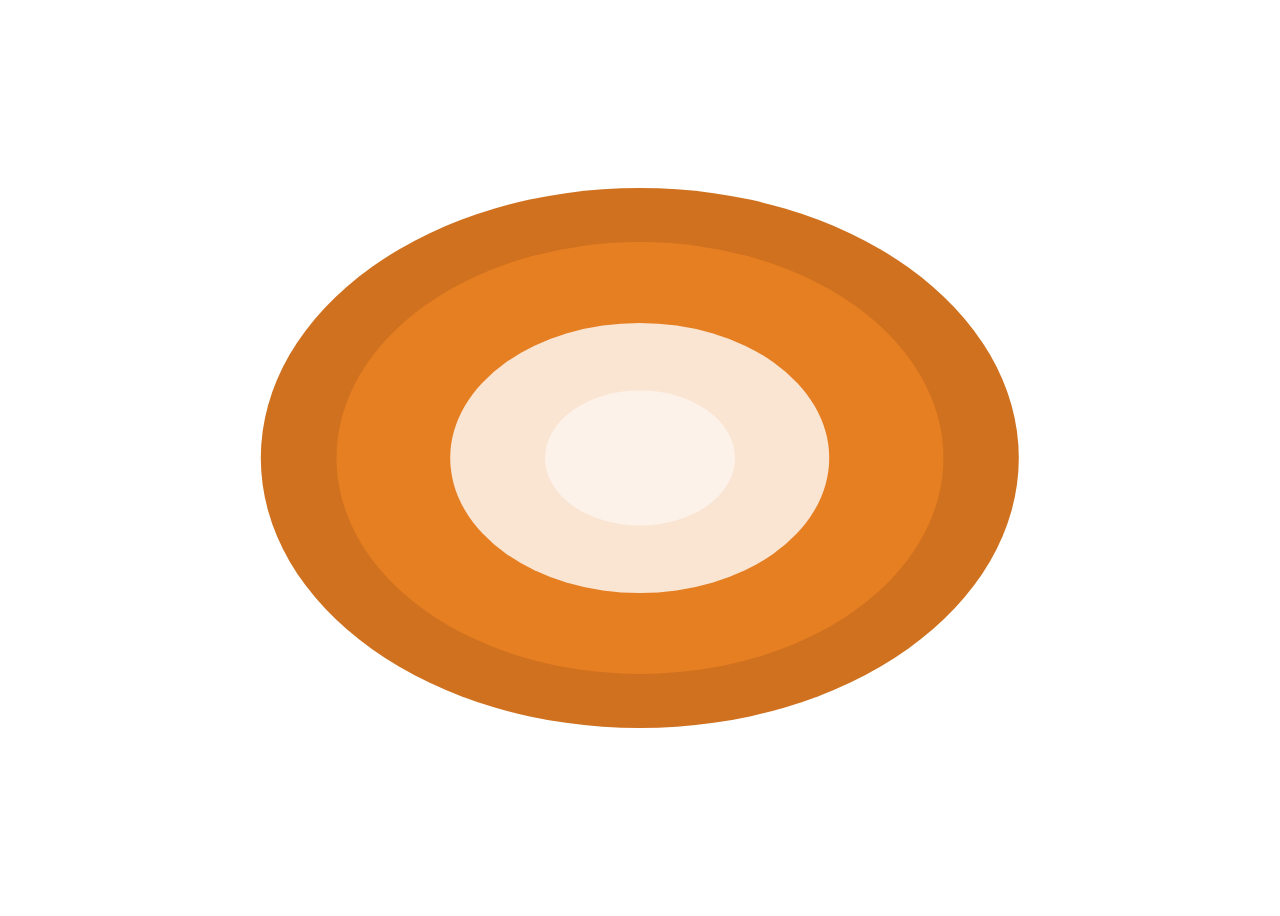
<file: 01_html_and_css/Ominfood_project/test/wirlpool/index.html>
<!DOCTYPE html>
<html lang="en">
  <head>
    <meta charset="UTF-8" />
    <meta name="viewport" content="width=device-width, initial-scale=1.0" />
    <link rel="stylesheet" href="./style.css" />
    <title>Document</title>
  </head>
  <body>
    <div class="wirlpool">
      <div class="nested"></div>
    </div>
  </body>
</html>
</file>
<file: 01_html_and_css/Ominfood_project/css/library.css>
/* ------------------
    General styles 
--------------------- */
* {
  padding: 0;
  margin: 0;
  box-sizing: border-box;
}

html {
  font-size: 62.5%;
}
/* -----------------
  start btn styles 
-------------------- */
/* btn style  */
.btn:link,
.btn:visited {
  display: inline-block;
  font-size: 2rem;
  padding: 1.6rem 3.2rem;
  text-decoration: none;
  border-radius: 0.9rem;
  transition: all 0.5s;
}

/* btn-full style  */
.btn-full:link,
.btn-full:visited {
  background-color: var(--main-color);
  color: var(--white);
}

.btn-full:hover,
.btn-full:active {
  background-color: var(--main-color-dark);
}

/* btn-outline style  */
.btn-outline:link,
.btn-outline:visited {
  background-color: var(--white);
  color: var(--gray);
}

.btn-outline:hover,
.btn-outline:active {
  background-color: var(--tint);
  color: var(--gray);
  box-shadow: inset 0 0 0 3px var(--white);
}

/* --------------------
    start Grid styles
    ----------------------- */
.container {
  max-width: 120rem;
  padding: 0 3.2rem;
  margin: 0 auto;
}

.grid {
  display: grid;
  column-gap: 6.4rem;
  row-gap: 9.6rem;
}

.grid-2-cols {
  grid-template-columns: repeat(2, 1fr);
}
.grid-3-cols {
  grid-template-columns: repeat(3, 1fr);
}
.grid-4-cols {
  grid-template-columns: repeat(4, 1fr);
}
.grid-5-cols {
  grid-template-columns: repeat(5, 1fr);
}

.grid-center-v {
  align-items: center;
}

/* --------------------
    start Headers styles
----------------------- */

.heading-primary,
.heading-secondary {
  font-weight: 600;
  color: var(--gray);
  letter-spacing: -0.5px;
}

.heading-primary {
  font-size: 5.2rem;
  line-height: 1.05;
}

.heading-secondary {
  font-size: 4.4rem;
  line-height: 1.2;
}

.heading-ternairy {
  font-size: 3rem;
  line-height: 1.2;
}

/* --------------------
    start margins styles
 ----------------------- */
.mr-xs {
  margin-right: 1.6rem !important;
}

/* margin Top */
.mt-xs {
  margin-top: 1.6rem !important;
}
.mt-s {
  margin-top: 3.2rem !important;
}

.mt-m {
  margin-top: 4.8rem !important;
}
.mt-l {
  margin-top: 6.4rem !important;
}

.mt-xl {
  margin-top: 8rem !important;
}

.mt-xxl {
  margin-top: 9.6rem !important;
}

/* Margin Bottom */
.mb-3 {
  margin-bottom: 1.2rem !important;
}
.mb-4 {
  margin-bottom: 1.6rem !important;
}
.mb-5 {
  margin-bottom: 2rem !important;
}
.mb-xs {
  margin-bottom: 2.4rem !important;
}
.mb-s {
  margin-bottom: 3.2rem !important;
}

.mb-m {
  margin-bottom: 4.8rem !important;
}

.mb-l {
  margin-bottom: 6.4rem !important;
}

.mb-xl {
  margin-bottom: 8rem !important;
}

.mb-xxl {
  margin-bottom: 9.6rem !important;
}
</file>
<file: 01_html_and_css/Ominfood_project/css/style.css>
/*

- Font Weight: 
Default: 400
Meduim: 500
Semi-bold: 600
Bold: 700


- Line Hieghts
Default: 1;
Small: 0.9
Paragraph default: 1.6


- Border radius
Default 0.9 rem 


- letter-spacing

*/
/* Colors */
:root {
  --main-color: #e67e22;
  --main-color-dark: #cf711f;
  --tint: #fdf2e9;
  --tint-dark: #fae5d3;
  --lighter-gray: #ddd;
  --light-gray: #555;
  --gray: #333;
  --white: #fff;
}

body {
  line-height: 1;
  font-family: sans-serif;
  font-weight: 400;
  color: var(--light-gray);
}

/***********************/
/* start header section 
/***********************/
.header {
  display: flex;
  align-items: center;
  justify-content: space-between;
  background-color: var(--tint);
  height: 10vh;
  padding: 0 4.8rem;
}

.logo {
  height: 2.4rem;
}

/*************************/
/* start Navigation style 
/*************************/
.main-nav-list {
  display: flex;
  align-items: center;
  gap: 1.8rem;
  list-style: none;
}

.main-nav-link:link,
.main-nav-link:visited {
  display: inline-block;
  color: var(--gray);
  text-decoration: none;
  font-weight: 500;
  font-size: 1.8rem;
  transition: all 0.3s;
}

.main-nav-link:hover,
.main-nav-link:active {
  color: var(--main-color-dark);
}

.main-nav-link.nav-cta:link,
.main-nav-link.nav-cta:visited {
  background-color: var(--main-color);
  color: var(--white);
  border-radius: 0.9rem;
  padding: 1.2rem 2.4rem;
}

.main-nav-link.nav-cta:hover,
.main-nav-link.nav-cta:active {
  background-color: var(--main-color-dark);
}

/***********************/
/* Start Hero Section  */
/***********************/
.hero-section {
  background-color: var(--tint);
  padding: 4.8rem 0 9.6rem 0;
}

.hero {
  max-width: 130rem;
  display: grid;
  grid-template-columns: 1fr 1fr;
  align-items: center;
  gap: 9.6rem;
  margin: 0 auto;
  padding: 0 3.2rem;
}

.heading-description {
  font-size: 2rem;
  line-height: 1.6;
  margin-bottom: 4.8rem;
}
.delivered-meals {
  display: flex;
  align-items: center;
  gap: 1.6rem;
}

.delivered-imgs img {
  height: 4.8rem;
  width: 4.8rem;
  border-radius: 50%;
  margin-right: -1.6rem;
  border: 0.3rem solid var(--tint);
}

.delivered-imgs img:last-child {
  margin: 0;
}

.delivered-text {
  font-size: 1.8rem;
  font-weight: 600;
}

.delivered-text span {
  color: var(--main-color-dark);
}

.hero-img {
  width: 100%;
}

/* ----------------------
    How it works section 
------------------------- */
.feature-section {
  padding: 4.8rem 0 3.2rem 0;
}

.feature-heading {
  font-size: 1.4rem;
  text-transform: uppercase;
  letter-spacing: 0.75px;
  font-weight: 500;
  text-align: center;
  color: var(--light-gray);
}

.logos {
  display: flex;
  justify-content: space-around;
}

.logos img {
  height: 3.2rem;
  filter: brightness(0) opacity(50%);
}
/* to make it gray  */
/* .logos img {
  filter: grayscale(0.5);
} */

/* ----------------------
    How it works section 
------------------------- */

.how-section img {
  width: 35%;
}

.subheading {
  display: block;
  font-weight: 500;
  font-size: 2rem;
  color: var(--main-color-dark);
  text-transform: uppercase;
  letter-spacing: 0.75px;
  margin-bottom: 2rem;
}

.step-number {
  font-size: 8.6rem;
  font-weight: 600;
  color: var(--lighter-gray);
}

.step-description {
  font-size: 1.8rem;
  line-height: 1.6;
}

.step-img-box {
  display: flex;
  justify-content: center;
  align-items: center;
  position: relative;
}

.step-img-box::before,
.step-img-box::after {
  content: "";
  display: block;
  opacity: 0.8;
  position: absolute;
  top: 50%;
  left: 50%;
  transform: translate(-50%, -50%);

  border-radius: 50%;
}

.step-img-box::before {
  width: 60%;
  padding-bottom: 60%;
  background-color: var(--tint);
  z-index: -2;
}

.step-img-box::after {
  width: 45%;
  padding-bottom: 45%;
  background-color: var(--tint-dark);
  z-index: -1;
}

/* ----------------------
    Meals section 
------------------------- */

.meals-section {
  padding: 9.6rem 0;
}

.meal-title {
  font-size: 2rem;
  color: var(--gray);
  font-weight: 600;
}

.meal-attributes {
  list-style: none;
  display: flex;
  flex-direction: column;
  gap: 2rem;
}

.meal-attribute {
  font-size: 1.8rem;
}

.meal-img {
  width: 100%;
}
</file>
<file: 01_html_and_css/components/03_table/style.css>
/* 
      MAIN COLOR: #087f5b
      GREY COLOR: #343a40
      */

:root {
  --main-color: #087f5b;
  --gray: #343a40;
  --light-gray: #e9ecef;
  --lighter-gray: #f8f9fa;
  --white: #fff;
}

* {
  margin: 0;
  padding: 0;
  box-sizing: border-box;
}

html {
  font-size: 10px;
}

body {
  font-family: sans-serif;
  display: flex;
  justify-content: center;
}

.container {
  width: 88%;
  margin-top: 8rem;
}

.table {
  width: 100%;
  font-size: 1.6rem;
  text-align: center;
  border-collapse: collapse;
}

.table thead {
  background-color: var(--main-color);
  color: var(--white);
}

thead th {
  width: 25%;
}

th,
td {
  text-align: left;
  padding: 1.6rem 2.4rem;
}

.table tbody {
  color: var(--gray);
}

.table tbody tr:nth-child(odd) {
  background-color: var(--light-gray);
}

.table tbody tr::nth-child(even) {
  background-color: var(--lighter-gray);
}
</file>
<file: 01_html_and_css/components/04_pagination/style.css>
:root {
  --main-color: #087f5b;
  --gray: #343a40;
  --white: #fff;
}

* {
  padding: 0;
  margin: 0;
  box-sizing: border-box;
}

html {
  font-size: 10px;
}

.container {
  width: 90%;
  margin: 8rem auto;
}

.pagination {
  display: flex;
  justify-content: flex-end;
  align-items: center;
  list-style-type: none;
  font-size: 1.4rem;
}

.pagination-li,
.pagination-start,
.pagination-end {
  padding: 1rem;
  text-align: center;
  text-decoration: none;
  color: var(--gray);
}

.pagination .active {
  background-color: var(--main-color);
  color: var(--white);
  border-radius: 50%;
}
</file>
<file: 01_html_and_css/components/06_web_application_layout/style.css>
* {
  margin: 0;
  padding: 0;
  box-sizing: border-box;
}

body {
  font-family: sans-serif;
  color: #343a40;
  font-size: 24px;
  text-align: center;
  font-weight: bold;
}

.container {
  height: 100vh;
  display: grid;
  grid-template-columns: 80px 30% 1fr 20%;
  grid-template-rows: 80px 1fr;
  justify-content: end;
}

nav,
menu,
section,
aside,
main {
  padding-top: 24px;
}

nav {
  background-color: #343a40;
  grid-row: 1 / span 2;
  color: #fff;
}

menu {
  background-color: #7048e8;
  grid-column: 2/ -1;
  color: #fff;
  display: flex;
  gap: 12px;
  align-items: center;
  padding: 0 40px;
}

menu button {
  display: inline-block;
  background-color: #5f3dc4;
  color: #fff;
  border: none;
  font-size: 16px;
  font-weight: bold;
  cursor: pointer;
  padding: 8px 12px;
  border-radius: 12px;
}

button:last-child {
  background-color: #d6336c;
  margin-left: auto;
}

section {
  background-color: #e9ecef;
  padding: 40px;
  display: flex;
  flex-direction: column;
  gap: 40px;
  overflow: scroll;
}

.email {
  background-color: #adb5bd;
  height: 96px;
  display: flex;
  justify-content: center;
  align-items: center;
  flex-shrink: 0;
}
aside {
  background-color: #e9ecef;
}
</file>
<file: 01_html_and_css/layouts/floats/style.css>
* {
  /* border-top: 10px solid #1098ad; */
  margin: 0;
  padding: 0;
}

/* PAGE SECTIONS */
body {
  color: #444;
  font-family: sans-serif;

  border-top: 10px solid #1098ad;
  position: relative;
}

.container {
  width: 1200px;
  /* margin-left: auto;
    margin-right: auto; */
  margin: 0 auto;
}

.main-header {
  background-color: #f7f7f7;
  /* padding: 20px;
    padding-left: 40px;
    padding-right: 40px; */
  padding: 20px 40px;
  margin-bottom: 60px;
  /* height: 80px; */
}

nav {
  font-size: 18px;
  /* text-align: center; */
}

article {
  margin-bottom: 60px;
}

.post-header {
  margin-bottom: 40px;
  /* position: relative; */
}

aside {
  background-color: #f7f7f7;
  border-top: 5px solid #1098ad;
  border-bottom: 5px solid #1098ad;
  /* padding-top: 50px;
    padding-bottom: 50px; */
  padding: 50px 0;
  width: 500px;
}

/* SMALLER ELEMENTS */
h1,
h2,
h3 {
  color: #1098ad;
}

h1 {
  font-size: 26px;
  text-transform: uppercase;
  font-style: italic;
}

h2 {
  font-size: 40px;
  margin-bottom: 30px;
}

h3 {
  font-size: 30px;
  margin-bottom: 20px;
  margin-top: 40px;
}

h4 {
  font-size: 20px;
  text-transform: uppercase;
  text-align: center;
}

p {
  font-size: 22px;
  line-height: 1.5;
  margin-bottom: 15px;
}

ul,
ol {
  margin-left: 50px;
  margin-bottom: 20px;
}

li {
  font-size: 20px;
  margin-bottom: 10px;
  /* display: inline; */
}

li:last-child {
  margin-bottom: 0;
}

/* footer p {
    font-size: 16px;
  } */

/* article header p {
    font-style: italic;
  } */

#author {
  font-style: italic;
  font-size: 18px;
}

#copyright {
  font-size: 16px;
}

.related-author {
  font-size: 18px;
  font-weight: bold;
}

/* ul {
    list-style: none;
  } */

.related {
  list-style: none;
}

body {
  /* background-color: orangered; */
}

/* .first-li {
    font-weight: bold;
  } */

li:first-child {
  font-weight: bold;
}

li:last-child {
  font-style: italic;
}

li:nth-child(even) {
  /* color: red; */
}

/* Misconception: this won't work! */
article p:first-child {
  color: red;
}

/* Styling links */
a:link {
  color: #1098ad;
  text-decoration: none;
}

a:visited {
  /* color: #777; */
  color: #1098ad;
}

a:hover {
  color: orangered;
  font-weight: bold;
  text-decoration: underline orangered;
}

a:active {
  background-color: black;
  font-style: italic;
}
/* LVHA */

.post-img {
  width: 100%;
  height: auto;
}

nav a:link {
  /* background-color: orangered;
    margin: 20px;
    padding: 20px;
  
    display: block; */

  margin-right: 30px;
  margin-top: 10px;
  display: inline-block;
}

nav a:link:last-child {
  margin-right: 0;
}

button {
  font-size: 22px;
  padding: 20px;
  cursor: pointer;

  position: absolute;
  /* top: 50px;
    left: 50px; */
  bottom: 50px;
  right: 50px;
}

h1::first-letter {
  font-style: normal;
  margin-right: 5px;
}

h3 + p::first-line {
  /* color: red; */
}

h2 {
  /* background-color: orange; */
  position: relative;
}

h2::before {
  content: "TOP";
  background-color: #ffe70e;
  color: #444;
  font-size: 16px;
  font-weight: bold;
  display: inline-block;
  padding: 5px 10px;
  position: absolute;
  top: -10px;
  right: -25px;
}

/* Resolving conflicts */
/* #copyright {
    color: red;
  }
  
  .copyright {
    color: blue;
  }
  
  .text {
    color: yellow;
  }
  
  footer p {
    color: green !important;
  } */

/* nav a:link,
  nav p {
    font-size: 18px;
  } */

.author-img {
  float: left;
  margin-bottom: 20px;
}

.author {
  float: right;
  margin-top: 10px;
  margin-bottom: 20px;
}

h1 {
  float: left;
}

nav {
  float: right;
}

/* clear float */
.clearfix::after {
  display: block;
  content: "";
  clear: both;
}

/* part 3 */
article {
  width: 825px;
  float: left;
}

aside {
  width: 300px;
  float: right;
}

footer {
  clear: both;
}
</file>
<file: 01_html_and_css/layouts/grid/style.css>
* {
  /* border-top: 10px solid #1098ad; */
  margin: 0;
  padding: 0;
}

/* PAGE SECTIONS */
body {
  color: #444;
  font-family: sans-serif;

  border-top: 10px solid #1098ad;
  position: relative;
}

.container {
  width: 1200px;
  /* margin-left: auto;
  margin-right: auto; */
  margin: 0 auto;
}

.main-header {
  background-color: #f7f7f7;
  /* padding: 20px;
  padding-left: 40px;
  padding-right: 40px; */
  padding: 20px 40px;
  /* margin-bottom: 60px; */
  /* height: 80px; */
}

nav {
  font-size: 18px;
  /* text-align: center; */
}

.post-header {
  margin-bottom: 40px;
  /* position: relative; */
}

aside {
  background-color: #f7f7f7;
  border-top: 5px solid #1098ad;
  border-bottom: 5px solid #1098ad;
  /* padding-top: 50px;
  padding-bottom: 50px; */
  padding: 50px 0;
  width: 100%;
}

/* SMALLER ELEMENTS */
h1,
h2,
h3 {
  color: #1098ad;
}

h1 {
  font-size: 26px;
  text-transform: uppercase;
  font-style: italic;
}

h2 {
  font-size: 40px;
  margin-bottom: 30px;
}

h3 {
  font-size: 30px;
  margin-bottom: 20px;
  margin-top: 40px;
}

h4 {
  font-size: 20px;
  text-transform: uppercase;
  text-align: center;
}

p {
  font-size: 22px;
  line-height: 1.5;
  margin-bottom: 15px;
}

ul,
ol {
  margin-left: 50px;
  margin-bottom: 20px;
}

li {
  font-size: 20px;
  margin-bottom: 10px;
  /* display: inline; */
}

li:last-child {
  margin-bottom: 0;
}

/* footer p {
  font-size: 16px;
} */

/* article header p {
  font-style: italic;
} */

#author {
  font-style: italic;
  font-size: 18px;
}

#copyright {
  font-size: 16px;
}

.related-author {
  font-size: 18px;
  font-weight: bold;
}

/* ul {
  list-style: none;
} */

.related {
  list-style: none;
}

body {
  /* background-color: orangered; */
}

/* .first-li {
  font-weight: bold;
} */

li:first-child {
  font-weight: bold;
}

li:last-child {
  font-style: italic;
}

li:nth-child(even) {
  /* color: red; */
}

/* Misconception: this won't work! */
article p:first-child {
  color: red;
}

/* Styling links */
a:link {
  color: #1098ad;
  text-decoration: none;
}

a:visited {
  /* color: #777; */
  color: #1098ad;
}

a:hover {
  color: orangered;
  font-weight: bold;
  text-decoration: underline orangered;
}

a:active {
  background-color: black;
  font-style: italic;
}
/* LVHA */

.post-img {
  width: 100%;
  height: auto;
}

nav a:link {
  /* background-color: orangered;
  margin: 20px;
  padding: 20px;

  display: block; */

  margin-right: 30px;
  margin-top: 10px;
  display: inline-block;
}

nav a:link:last-child {
  margin-right: 0;
}

button {
  font-size: 22px;
  padding: 20px;
  cursor: pointer;

  position: absolute;
  /* top: 50px;
  left: 50px; */
  bottom: 50px;
  right: 50px;
}

h1::first-letter {
  font-style: normal;
  margin-right: 5px;
}

h3 + p::first-line {
  /* color: red; */
}

h2 {
  /* background-color: orange; */
  position: relative;
}

h2::before {
  content: "TOP";
  background-color: #ffe70e;
  color: #444;
  font-size: 16px;
  font-weight: bold;
  display: inline-block;
  padding: 5px 10px;
  position: absolute;
  top: -10px;
  right: -25px;
}

/* Resolving conflicts */
/* #copyright {
  color: red;
}

.copyright {
  color: blue;
}

.text {
  color: yellow;
}

footer p {
  color: green !important;
} */

/* nav a:link,
nav p {
  font-size: 18px;
} */

/* Grid */
.container {
  display: grid;
  grid-template-columns: 1fr 300px;
  column-gap: 75px;
  row-gap: 60px;
  align-items: start;
}

.main-header {
  grid-column: 1 / span 2;
}

aside {
}

footer {
  grid-column: 1/-1;
}
</file>
<file: 01_html_and_css/web_design_rules_and_frameword/code/style.css>
/*
SPACING SYSTEM (px)
2 / 4 / 8 / 12 / 16 / 24 / 32 / 48 / 64 / 80 / 96 / 128

FONT SIZE SYSTEM (px)
10 / 12 / 14 / 16 / 18 / 20 / 24 / 30 / 36 / 44 / 52 / 62 / 74 / 86 / 98


color:
  - teal: #0ca678
*/
:root {
  --teal: #086f5b;
  --light-teal: #099268;
  --light-teal2: #c3fae8;
  --lighter-teal: #e6fcf5;
  --white: #fff;
  --dark-gray: #495057;
}
* {
  margin: 0;
  padding: 0;
  box-sizing: border-box;
}

/* ------------------------ */
/* GENERAL STYLES */
/* ------------------------ */

html {
  font-size: 10px;
}

body {
  font-family: Inter, sans-serif;
  border-bottom: 0.8rem solid var(--teal);
}

.container {
  max-width: 88%;
  margin: 0 auto;
}

header,
section {
  margin-bottom: 9.6rem;
}

header h1 {
  font-size: 4.4rem;
  letter-spacing: -1px;
  line-height: 1;
}

h2 {
  margin-bottom: 2.4rem;
  font-size: 3rem;
  line-height: 1.5;
  letter-spacing: -0.5px;
}

.grid-3-cols {
  display: grid;
  grid-template-columns: repeat(3, 1fr);
  column-gap: 80px;
}

.btn {
  display: inline-block;
  background-color: var(--teal);
  font-weight: 500;
  color: var(--white);
  text-decoration: none;
  text-transform: uppercase;
  border-radius: 10rem;
}

.btn--small {
  padding: 0.8rem 1.2rem;
  font-size: 1.2rem;
}
.btn--big {
  padding: 1.6rem 3.2rem;
  font-size: 1.8rem;
}

.btn:hover {
  background-color: var(--light-teal);
}

/* ------------------------ */
/* COMPONENT STYLES */
/* ------------------------ */

/* HEADER */
header {
  display: grid;
  grid-template-columns: repeat(2, 1fr);
  column-gap: 8rem;
  margin-top: 6.4rem;
}

.header-text-box {
  align-self: center;
}

h1 {
  margin-bottom: 2.4rem;
  font-size: 4.4rem;
  line-height: 1.1;
  letter-spacing: -0.1rem;
}

.header-text {
  margin-bottom: 2.4rem;
  font-size: 1.8rem;
  line-height: 1.7;
}

img {
  width: 100%;
  border-radius: 1.2rem;
}

/* FEATURES */
.features-icon {
  stroke: var(--teal);
  width: 3.2rem;
  height: 3.2rem;
  margin-bottom: 2.4rem;
}

.features-title {
  margin-bottom: 16px;
  font-size: 2rem;
  line-height: 1.3;
}

.features-text {
  font-size: 1.6rem;
  line-height: 1.7;
}

/* TESTIMONIAL */
.testimonial-section {
  background-color: var(--teal);
  color: var(--white);
  padding: 2.8rem;
  border-radius: 1.2rem;
}

.testimonial-box {
  grid-column: 2 / -1;
  align-self: center;
}

.testimonial-box h2 {
  margin-bottom: 2.4rem;
  font-size: 2.4rem;
  line-height: 1.4;
}

.testimonial-text {
  font-style: italic;
  color: var(--lighter-teal);
  margin-bottom: 24px;
  font-size: 1.8rem;
  line-height: 1.7;
}

.testimonial-author {
  font-size: 1.2rem;
  color: var(--light-teal2);
  font-weight: 600;
}

/* CHAIRS */
.chair {
  box-shadow: 0 20px 30px rgba(0, 0, 0, 0.07);
  border-radius: 1.2rem;
}
.chair img {
  border-bottom-left-radius: 0;
  border-bottom-right-radius: 0;
}

.chair-box {
  padding: 3.2rem;
}

h3 {
  margin-bottom: 2.4rem;
  font-size: 2rem;
}

.chair-details {
  list-style: none;
  margin-bottom: 4.8rem;
  font-size: 1.8rem;
  line-height: 1.7;
}

.chair-details li {
  display: flex;
  align-items: center;
  gap: 1.2rem;
  margin-bottom: 1.4rem;
}

.chair-details li:last-child {
  margin-bottom: 0;
}

.chair-icon {
  stroke: var(--teal);
  width: 2.4rem;
  height: 2.4rem;
}

.chair-price {
  display: flex;
  justify-content: space-between;
  align-items: center;
  font-size: 1.8rem;
}

footer {
  margin-bottom: 4.8rem;
  font-size: 1.4rem;
  color: var(--dark-gray);
}
</file>
<file: 01_html_and_css/Ominfood_project/test/wirlpool/style.css>
body {
  height: 100vh;
  position: relative;
}
.wirlpool {
  width: 60%;
  height: 60%;
  border-radius: 50%;
  position: absolute;
  top: 50%;
  left: 50%;
  transform: translate(-50%, -50%);

  background-color: #cf711f;
  position: relative;
}

.wirlpool::before,
.wirlpool::after,
.nested {
  content: "";
  display: block;
  border-radius: 50%;
  position: absolute;
  top: 50%;
  left: 50%;
  transform: translate(-50%, -50%);
}

.wirlpool::before {
  width: 80%;
  height: 80%;
  background-color: #e67e22;
}

.wirlpool::after {
  width: 50%;
  height: 50%;
  background-color: #fae5d3;
}

.nested {
  width: 25%;
  height: 25%;
  background-color: #fdf2e9;
  z-index: 1;
}
</file>
